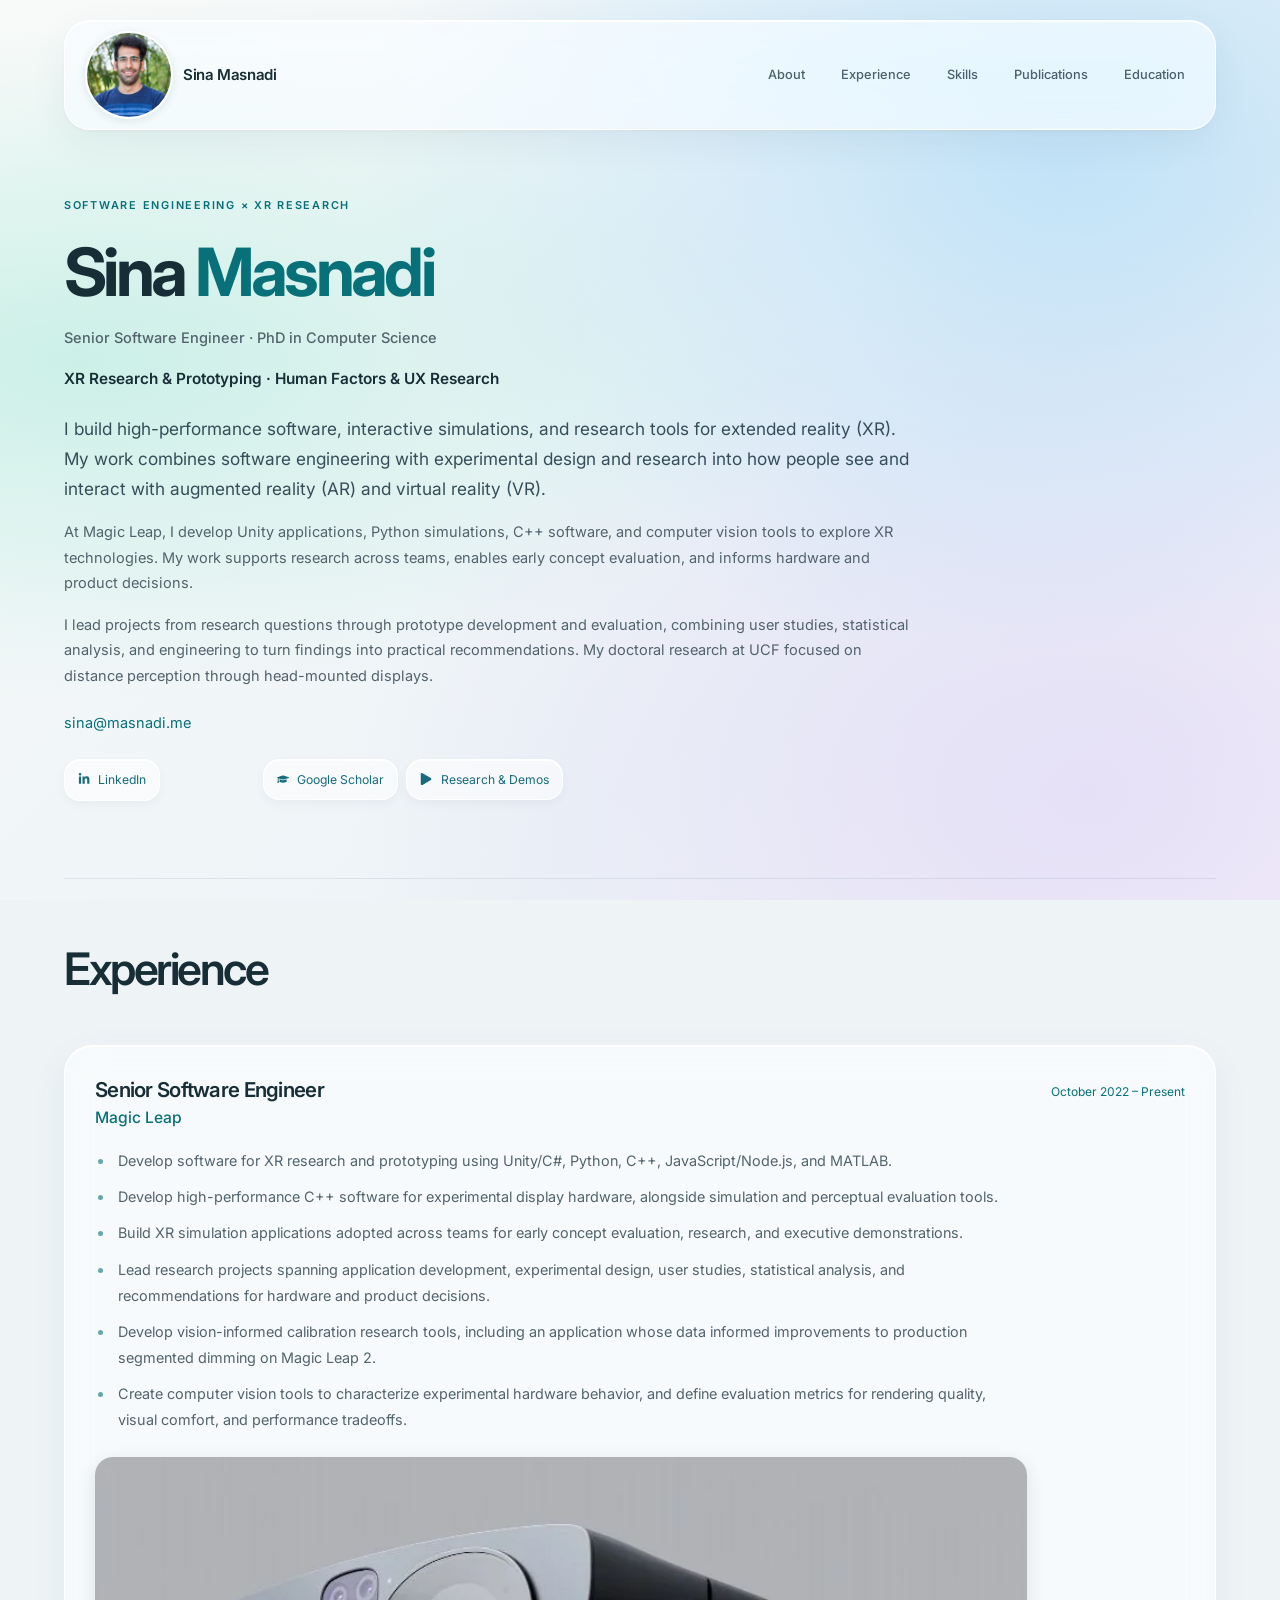
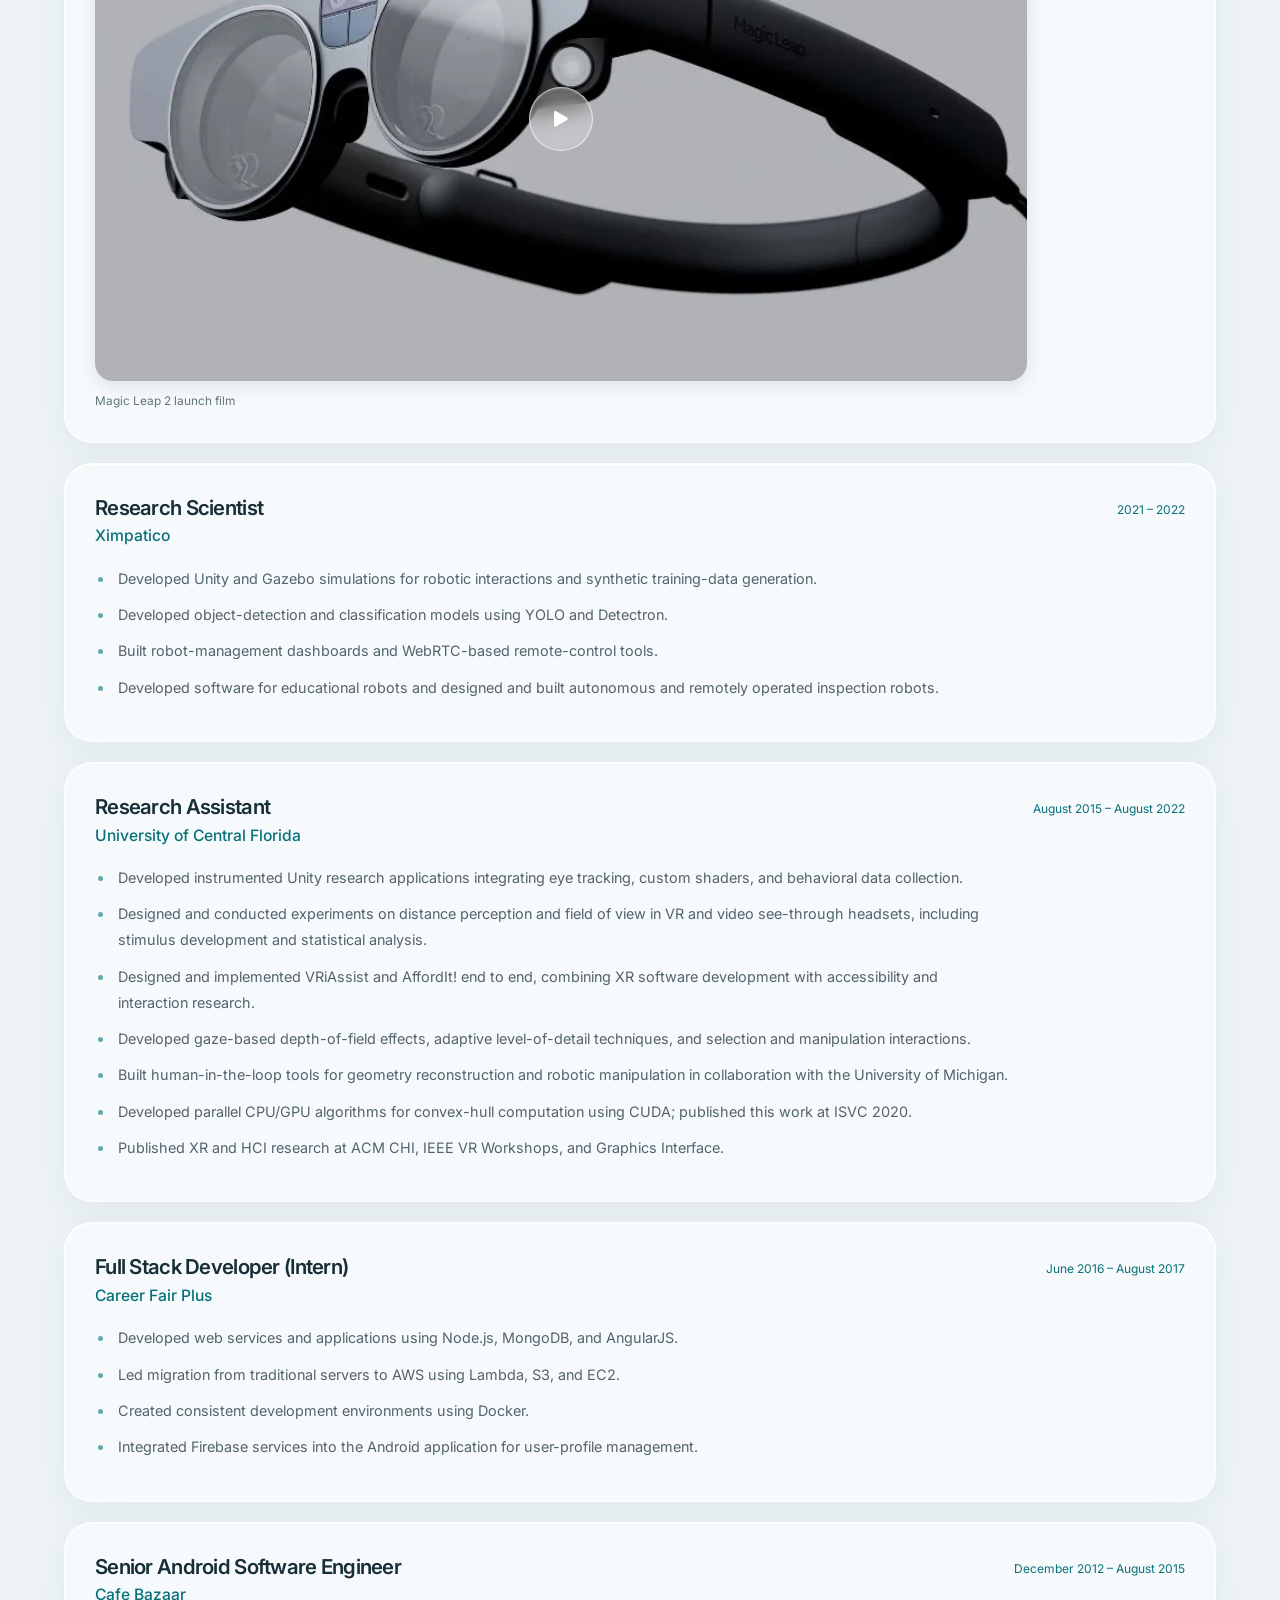
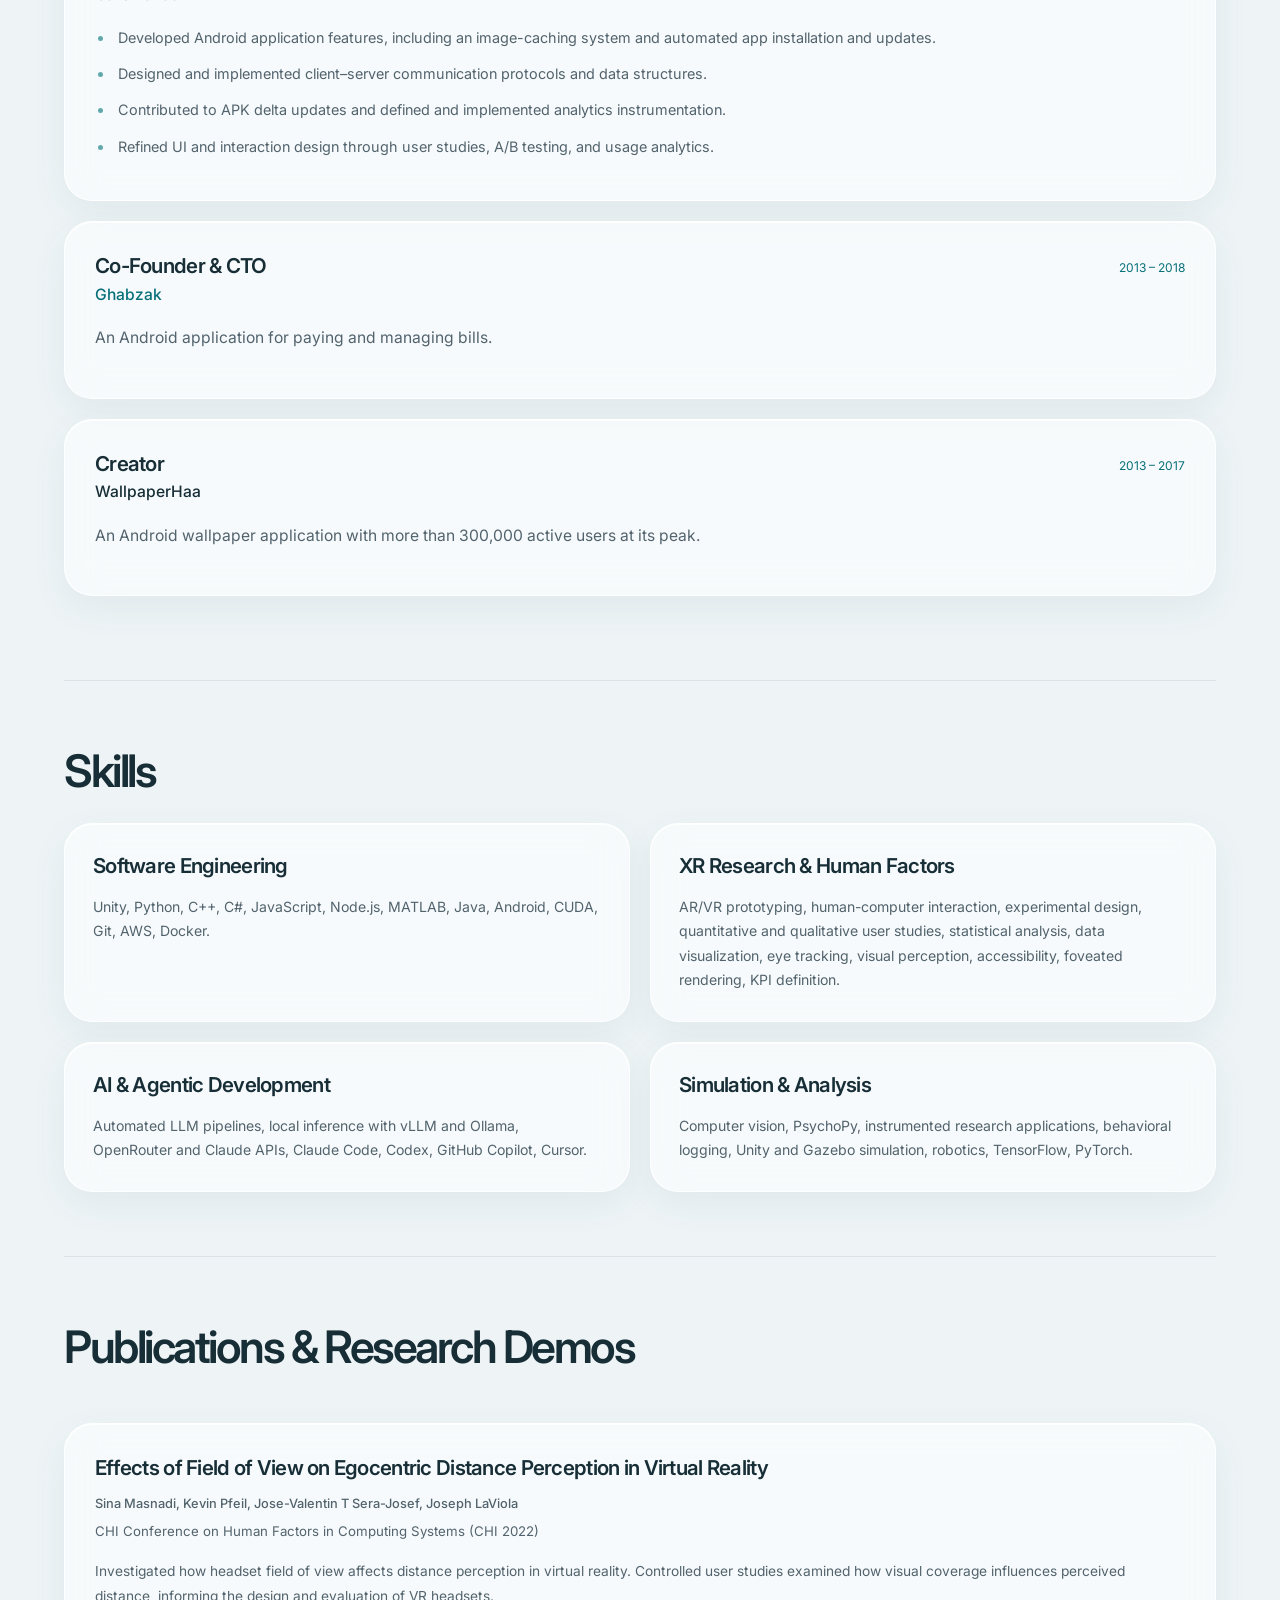
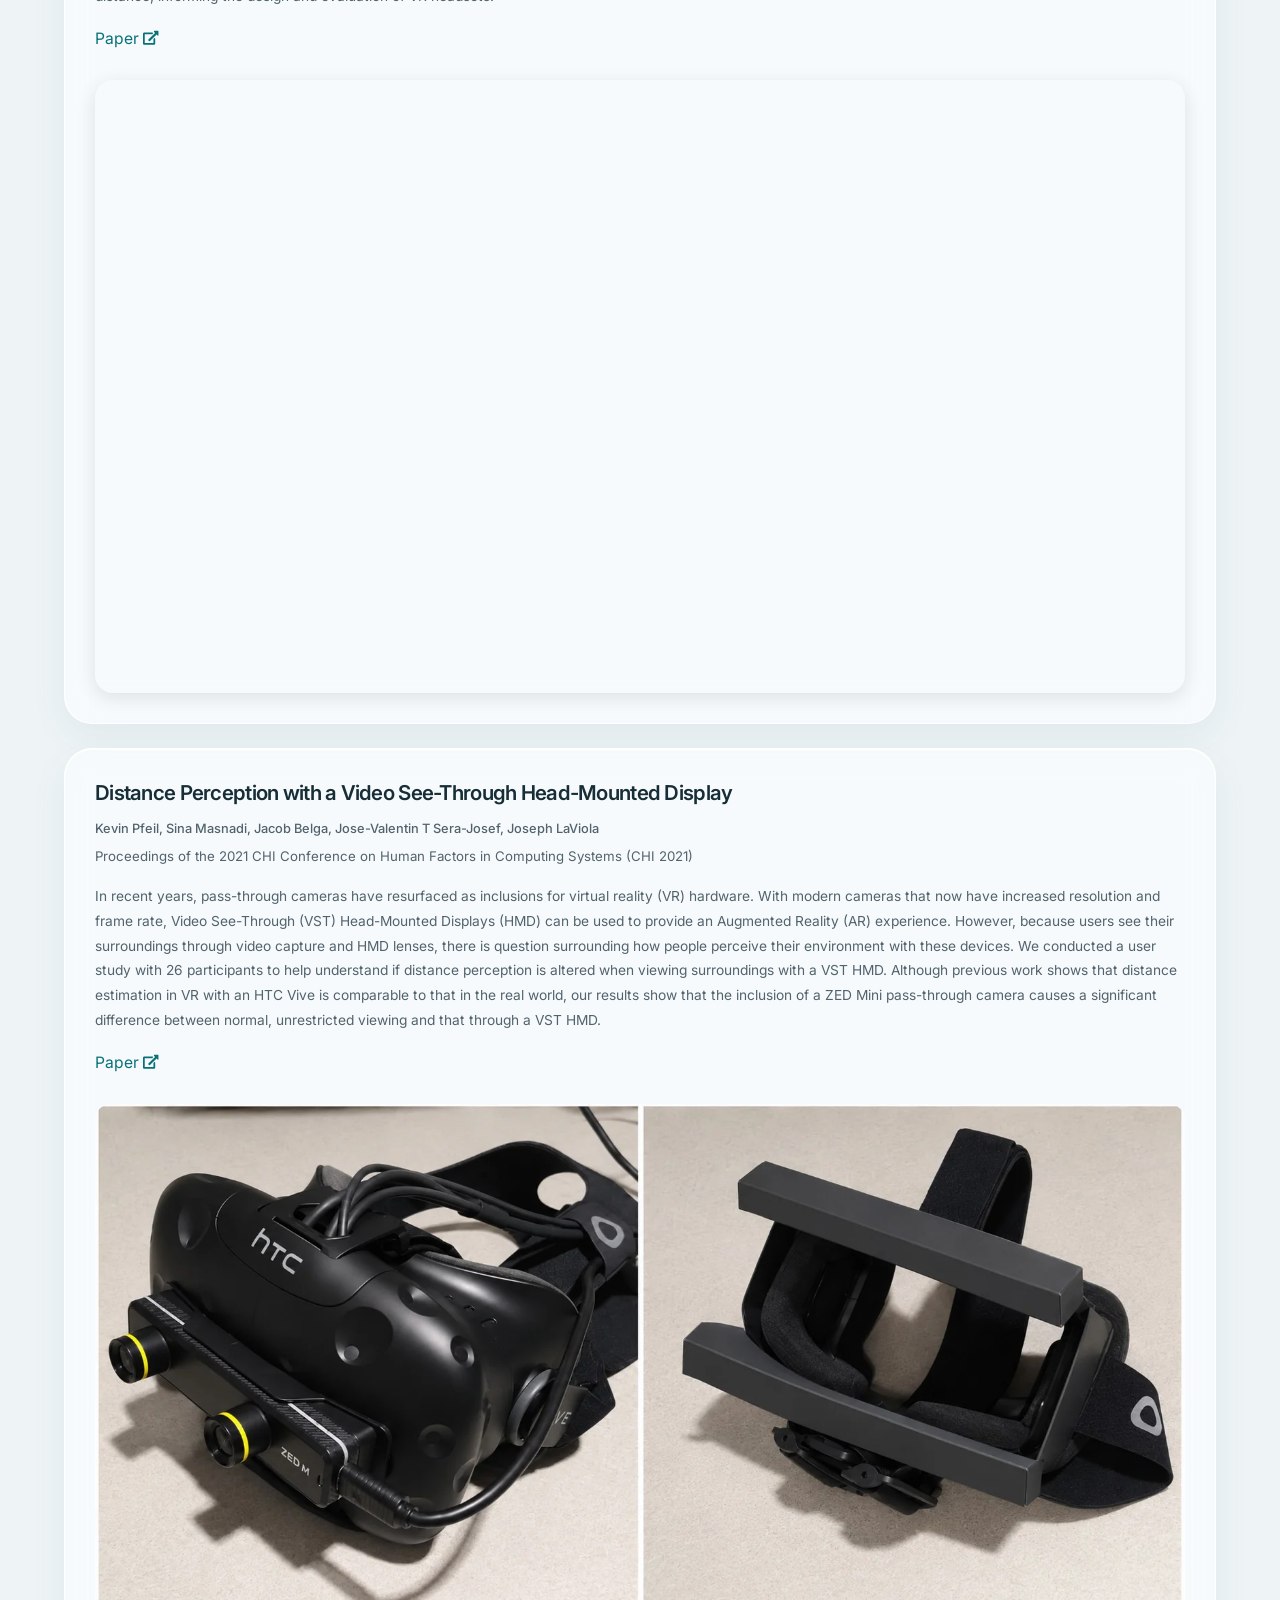
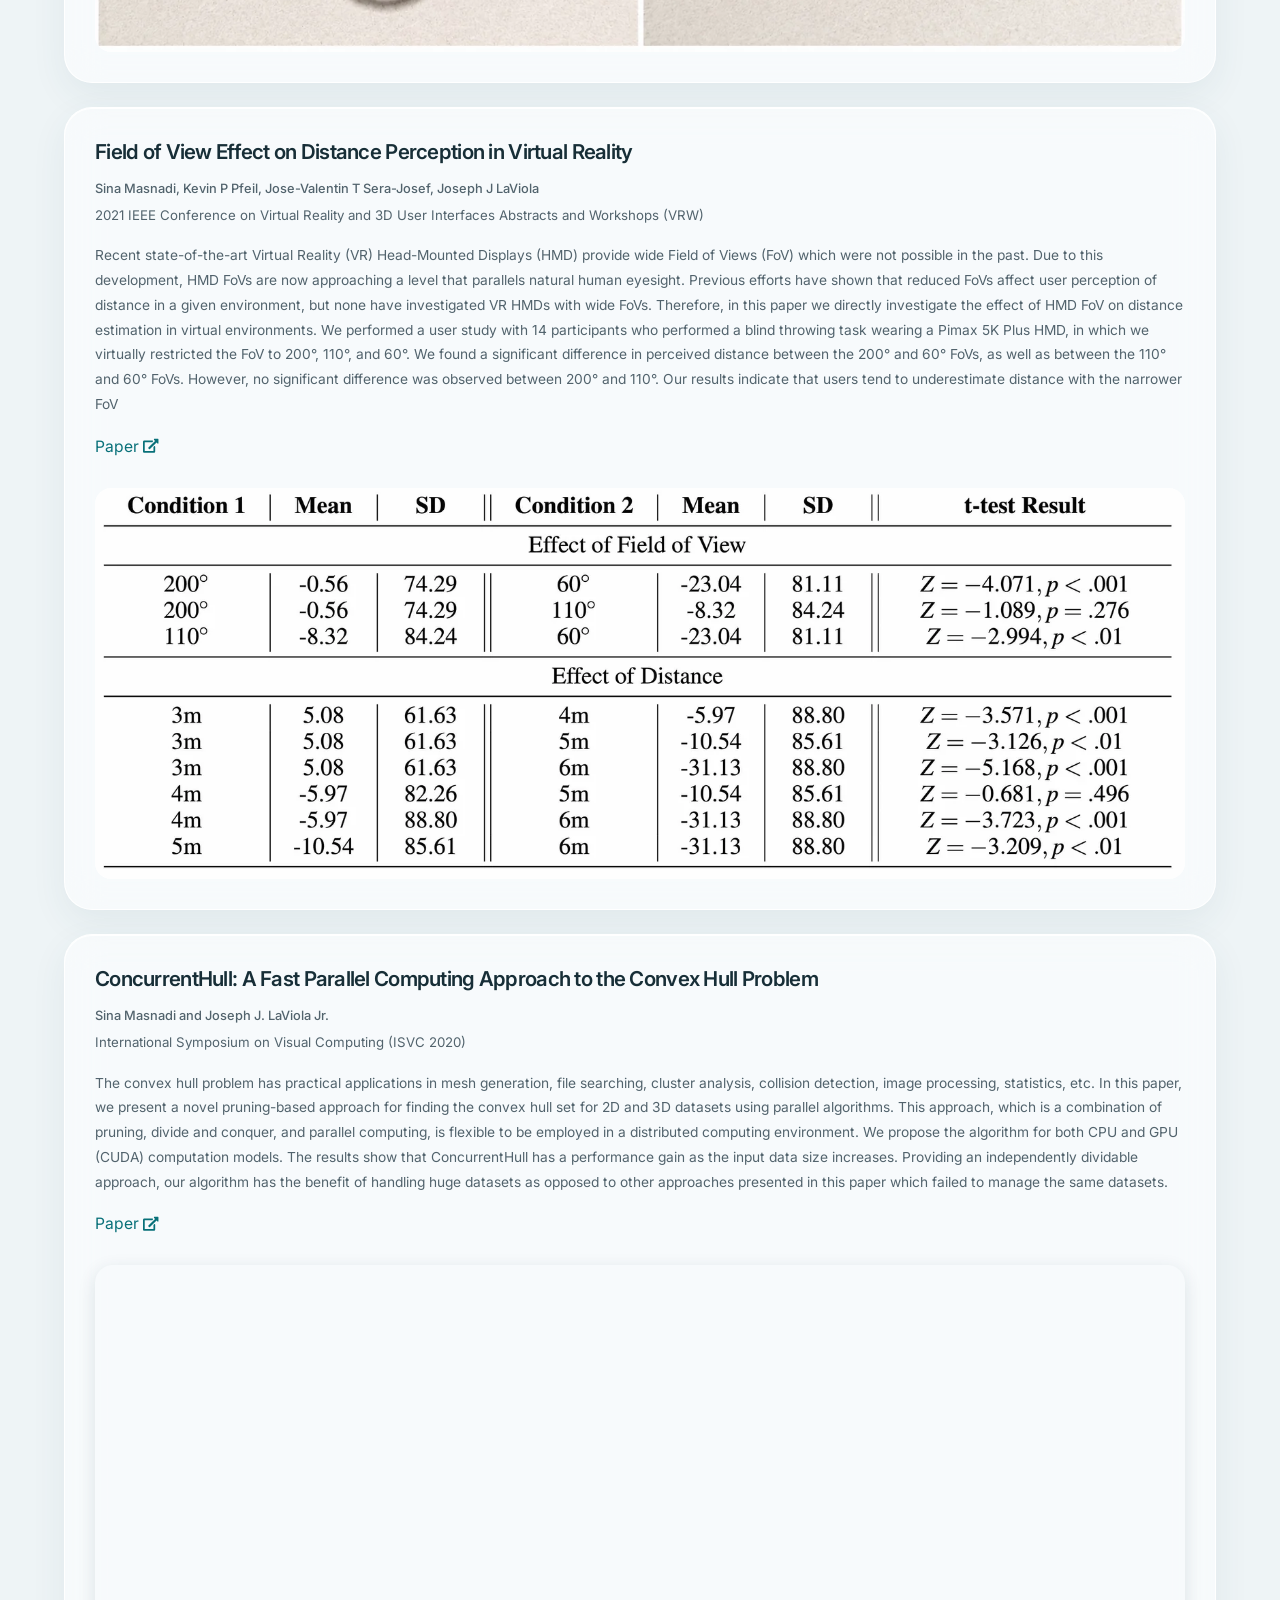
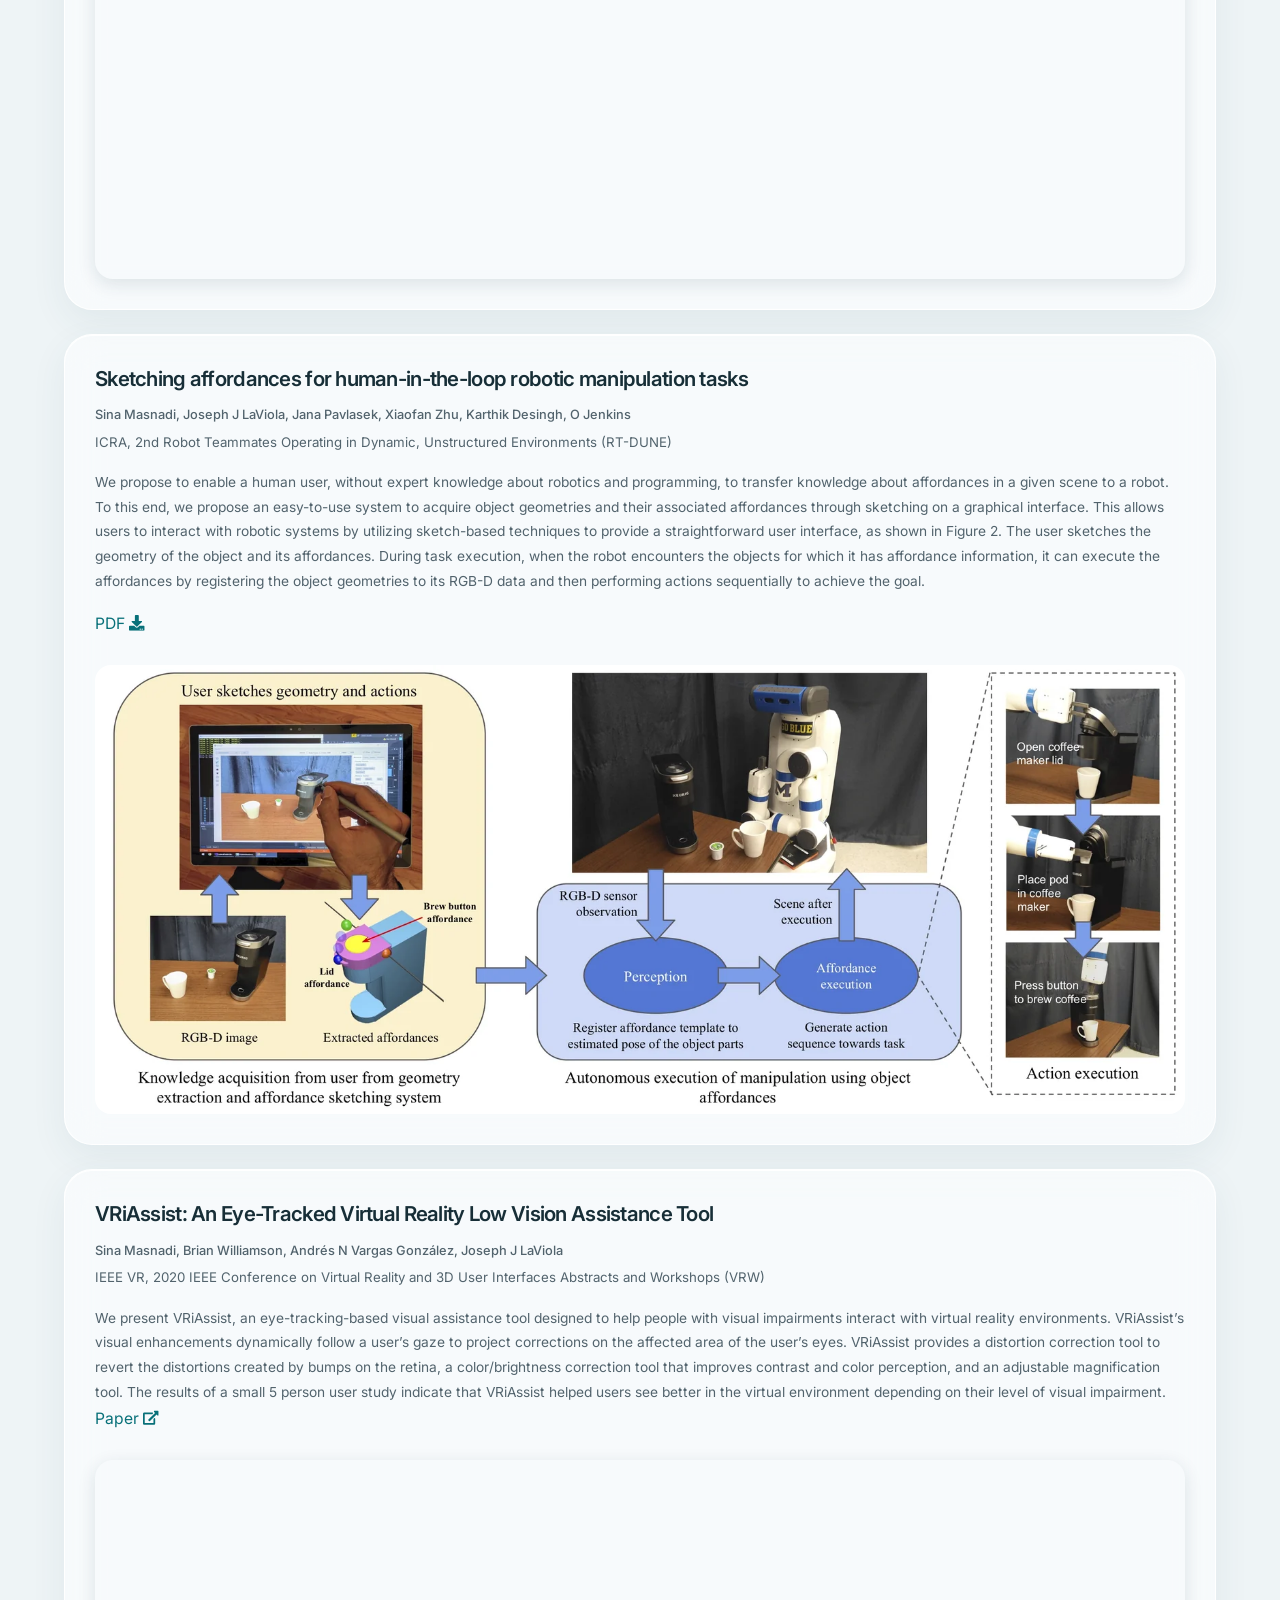
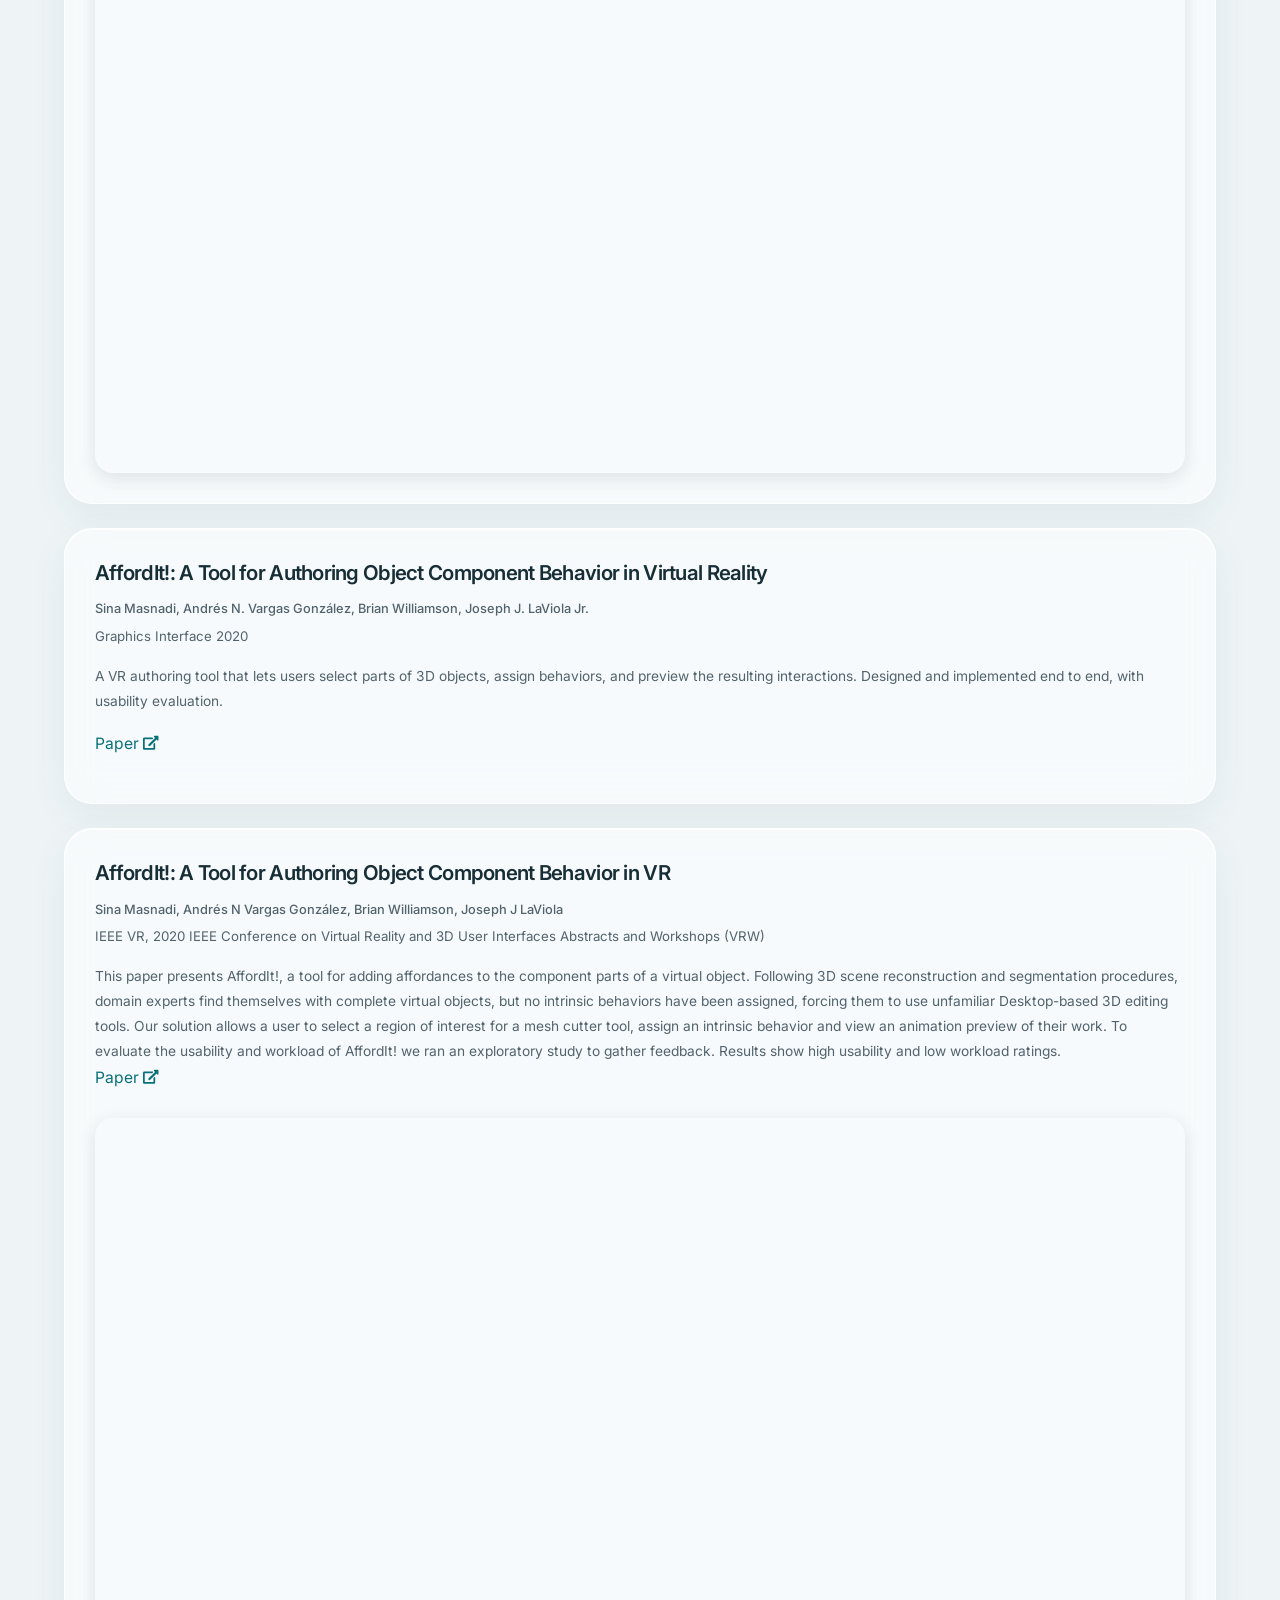
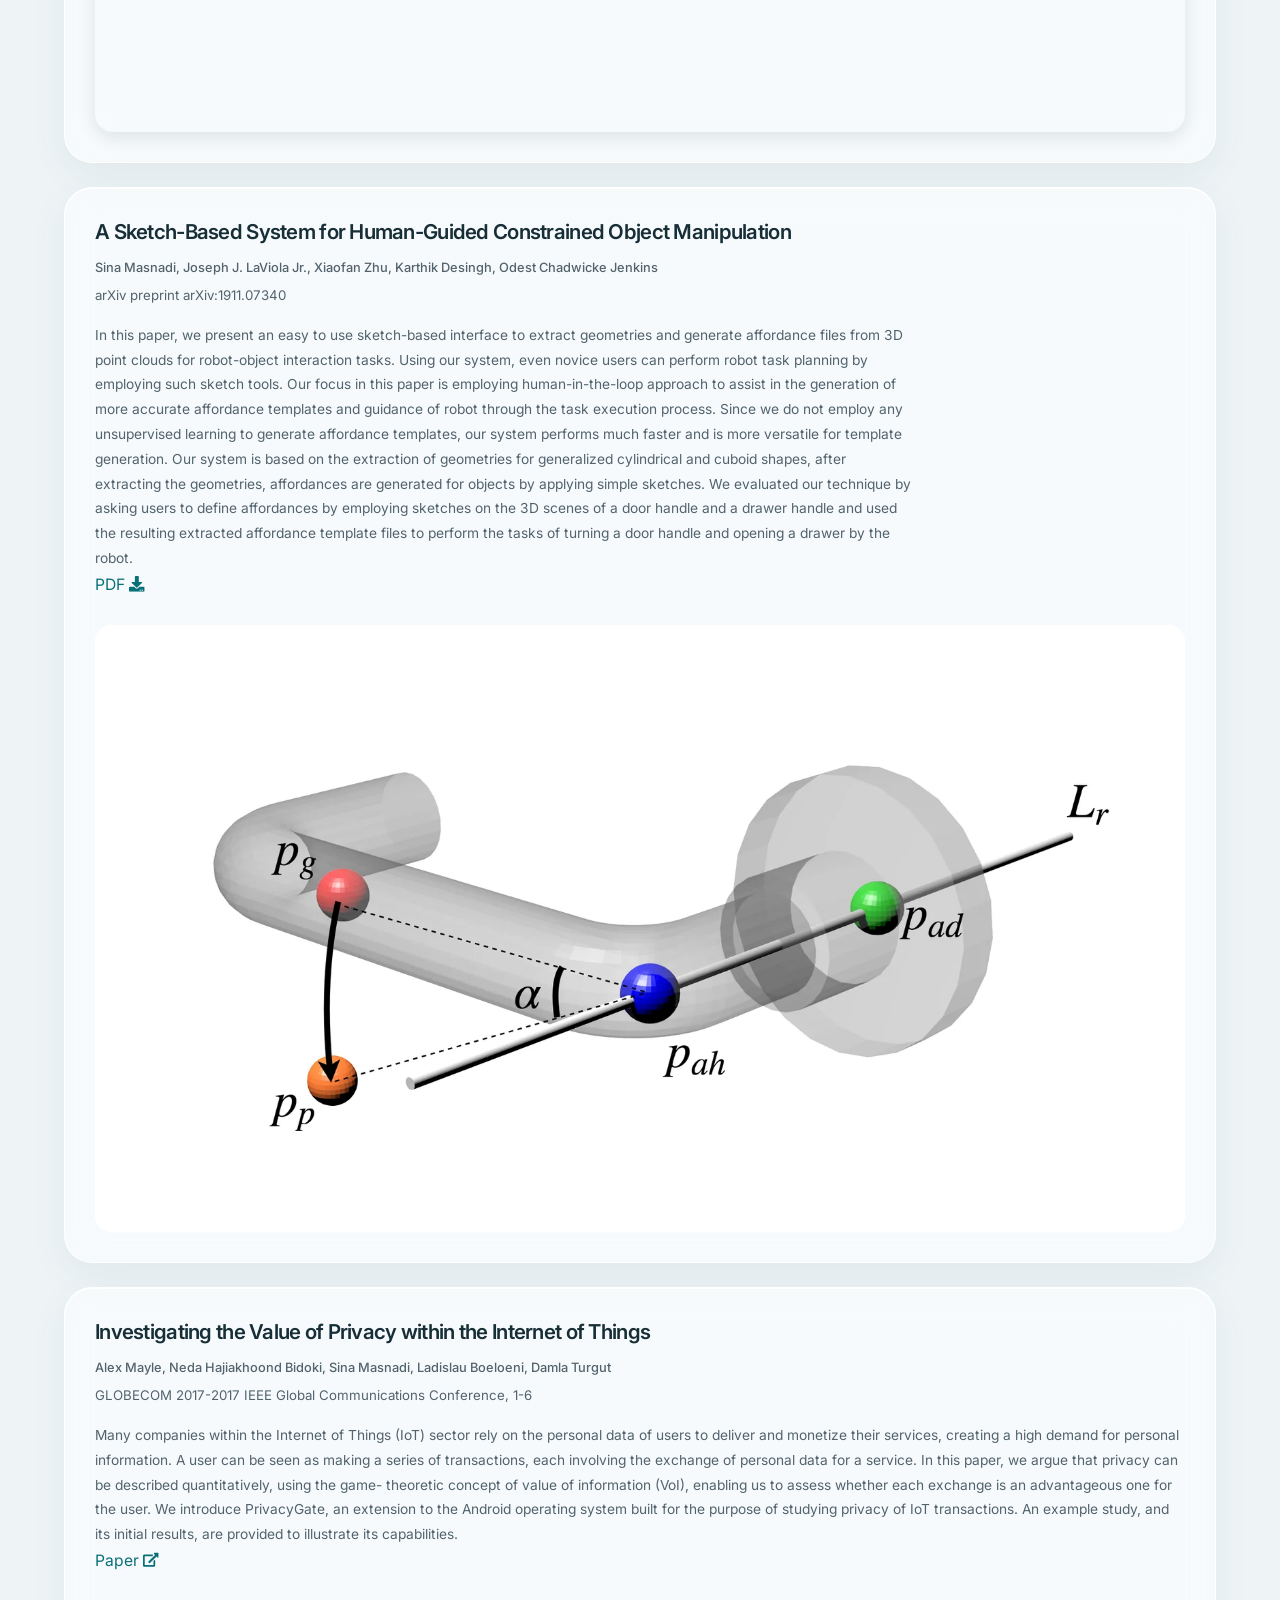
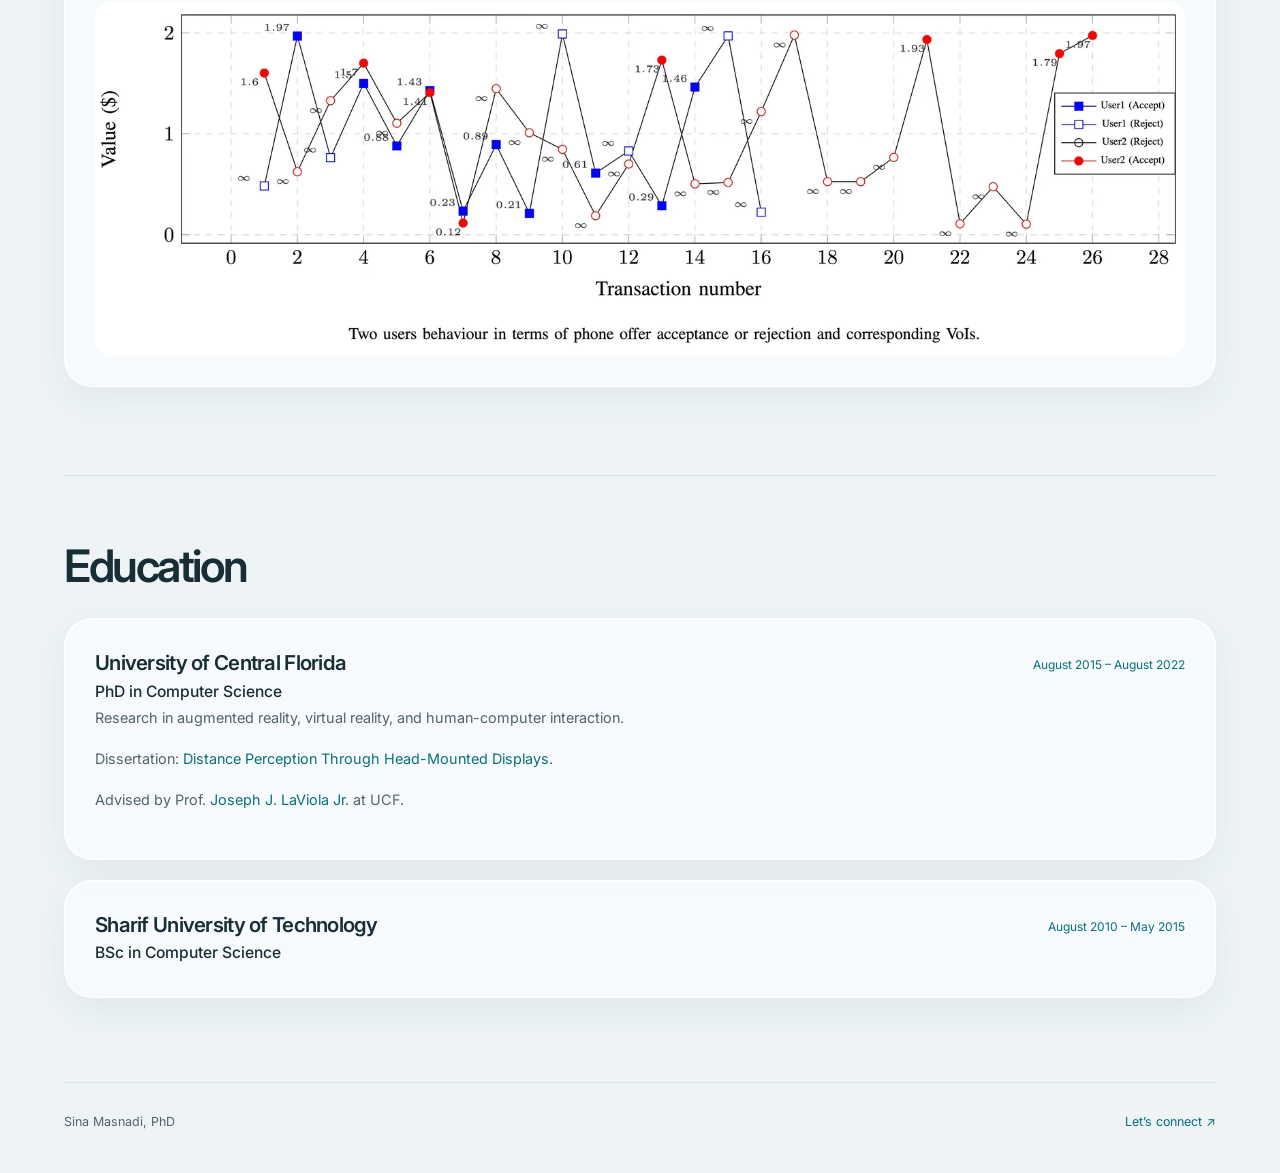
<file: index.html>
<!DOCTYPE html>
<html lang="en">

<head>

    <meta charset="utf-8">
    <meta name="viewport" content="width=device-width, initial-scale=1, shrink-to-fit=no">
    <meta name="description" content="Sina Masnadi, PhD: senior software engineer specializing in XR research and prototyping, human factors, Unity, Python, C++, and AI workflows.">
    <meta name="author" content="Sina Masnadi">
    <link rel="canonical" href="https://masnadi.me/">
    <meta property="og:type" content="website">
    <meta property="og:title" content="Sina Masnadi, PhD | XR Research &amp; Software Engineering">
    <meta property="og:description" content="Sina Masnadi, PhD: senior software engineer specializing in XR research and prototyping, human factors, Unity, Python, C++, and AI workflows.">
    <meta property="og:url" content="https://masnadi.me/">
    <meta property="og:image" content="https://masnadi.me/img/profile.jpg">
    <meta name="twitter:card" content="summary">
    <script type="application/ld+json">
{
    "@context": "https://schema.org",
    "@type": "Person",
    "name": "Sina Masnadi",
    "url": "https://masnadi.me/",
    "image": "https://masnadi.me/img/profile.jpg",
    "jobTitle": "Senior Software Engineer",
    "description": "Sina Masnadi, PhD: senior software engineer specializing in XR research and prototyping, human factors, Unity, Python, C++, and AI workflows.",
    "email": "mailto:sina@masnadi.me",
    "worksFor": {
        "@type": "Organization",
        "name": "Magic Leap",
        "url": "https://www.magicleap.com/"
    },
    "alumniOf": [
        {
            "@type": "CollegeOrUniversity",
            "name": "University of Central Florida"
        },
        {
            "@type": "CollegeOrUniversity",
            "name": "Sharif University of Technology"
        }
    ],
    "knowsAbout": [
        "Software Engineering",
        "Extended Reality",
        "Augmented Reality",
        "Virtual Reality",
        "Human-Computer Interaction",
        "Human Factors",
        "Unity",
        "Python",
        "C++",
        "Experimental Design",
        "Computer Vision",
        "LLM Integration"
    ],
    "sameAs": [
        "https://www.linkedin.com/in/sina-masnadi-phd-8761365b/",
        "https://github.com/sina-masnadi",
        "https://scholar.google.com/citations?user=LOtg1qMAAAAJ"
    ]
}
    </script>

    <title>Sina Masnadi, PhD | XR Research &amp; Software Engineering</title>

    <!-- Bootstrap core CSS -->
    <link href="vendor/bootstrap/css/bootstrap.min.css" rel="stylesheet">

    <!-- Current typography -->
    <link rel="preconnect" href="https://fonts.googleapis.com">
    <link rel="preconnect" href="https://fonts.gstatic.com" crossorigin>
    <link href="https://fonts.googleapis.com/css2?family=Inter:wght@400;500;600;700;800&display=swap" rel="stylesheet">

    <!-- Custom styles for this template -->
    <link href="css/resume.css" rel="stylesheet">
    <link href="css/profile.css?v=assets-20261010" rel="stylesheet">
    <link href="css/liquid-glass.css?v=glass-20261008" rel="stylesheet">


</head>

<body id="page-top">

<div class="ambient-light" aria-hidden="true"></div>

<nav class="navbar navbar-expand-lg navbar-dark bg-primary fixed-top" id="sideNav">
    <a class="navbar-brand js-scroll-trigger" href="#page-top">
        <span class="profile-avatar"><img class="profile-thumbnail" src="img/profile.webp" width="512" height="512" alt="" decoding="async"></span>
        <span>Sina Masnadi</span>
    </a>
    <button class="navbar-toggler" type="button" data-toggle="collapse" data-target="#navbarSupportedContent"
            aria-controls="navbarSupportedContent" aria-expanded="false" aria-label="Toggle navigation">
        <span class="navbar-toggler-icon"></span>
    </button>
    <div class="collapse navbar-collapse" id="navbarSupportedContent">
        <ul class="navbar-nav">
            <li class="nav-item"><a class="nav-link js-scroll-trigger" href="#about">About</a></li>
            <li class="nav-item"><a class="nav-link js-scroll-trigger" href="#experience">Experience</a></li>
            <li class="nav-item"><a class="nav-link js-scroll-trigger" href="#skills">Skills</a></li>
            <li class="nav-item"><a class="nav-link js-scroll-trigger" href="#publications">Publications</a></li>
            <li class="nav-item"><a class="nav-link js-scroll-trigger" href="#education">Education</a></li>
        </ul>
    </div>
</nav>

<div class="container-fluid p-0">

    <section class="resume-section p-3 p-lg-5 d-flex align-items-center" id="about" aria-labelledby="about-heading">
        <div class="about-layout">
        <div class="about-copy">
            <p class="section-eyebrow">Software engineering &times; XR research</p>
            <h1 class="mb-0" id="about-heading">Sina <span class="text-primary">Masnadi</span></h1>
            <div class="subheading mb-3">Senior Software Engineer &middot; PhD in Computer Science</div>
            <p class="profile-focus">XR Research &amp; Prototyping &middot; Human Factors &amp; UX Research</p>
            <p class="lead">I build high-performance software, interactive simulations, and research tools for
                extended reality (XR). My work combines software engineering with experimental design and
                research into how people see and interact with augmented reality (AR) and virtual reality (VR).</p>
            <p>At Magic Leap, I develop Unity applications, Python simulations, C++ software, and computer vision
                tools to explore XR technologies. My work supports research across teams, enables early concept
                evaluation, and informs hardware and product decisions.</p>
            <p>I lead projects from research questions through prototype development and evaluation, combining
                user studies, statistical analysis, and engineering to turn findings into practical recommendations.
                My doctoral research at UCF focused on distance perception through head-mounted displays.</p>
            <p class="contact-line"><a href="mailto:sina@masnadi.me">sina@masnadi.me</a></p>
            <div class="profile-links" aria-label="Professional profiles">
                <a href="https://www.linkedin.com/in/sina-masnadi-phd-8761365b/" target="_blank" rel="noopener noreferrer"><svg class="site-icon" aria-hidden="true" focusable="false"><use href="img/icons.svg#linkedin-in"></use></svg> LinkedIn</a>
                <a href="https://github.com/sina-masnadi" target="_blank" rel="noopener noreferrer"><svg class="site-icon" aria-hidden="true" focusable="false"><use href="img/icons.svg#github"></use></svg> GitHub</a>
                <a href="https://scholar.google.com/citations?user=LOtg1qMAAAAJ&amp;hl=en" target="_blank" rel="noopener noreferrer"><svg class="site-icon" aria-hidden="true" focusable="false"><use href="img/icons.svg#graduation-cap"></use></svg> Google Scholar</a>
                <a class="js-scroll-trigger" href="#publications"><svg class="site-icon" aria-hidden="true" focusable="false"><use href="img/icons.svg#play"></use></svg> Research &amp; Demos</a>
            </div>
        </div>
        </div>
    </section>

    <hr class="m-0">

    <section class="resume-section p-3 p-lg-5" id="experience" aria-labelledby="experience-heading">
        <div class="w-100">
            <h2 class="mb-5" id="experience-heading">Experience</h2>
            <div class="resume-item d-flex flex-column flex-md-row justify-content-between mb-5">
                <div class="resume-content">
                    <h3 class="mb-0">Senior Software Engineer</h3>
                    <div class="subheading mb-3"><a href="https://www.magicleap.com/">Magic Leap</a></div>
                    <ul class="experience-bullets">
                        <li>Develop software for XR research and prototyping using Unity/C#, Python, C++, JavaScript/Node.js, and MATLAB.</li>
                        <li>Develop high-performance C++ software for experimental display hardware, alongside simulation and perceptual evaluation tools.</li>
                        <li>Build XR simulation applications adopted across teams for early concept evaluation, research, and executive demonstrations.</li>
                        <li>Lead research projects spanning application development, experimental design, user studies, statistical analysis, and recommendations for hardware and product decisions.</li>
                        <li>Develop vision-informed calibration research tools, including an application whose data informed improvements to production segmented dimming on Magic Leap 2.</li>
                        <li>Create computer vision tools to characterize experimental hardware behavior, and define evaluation metrics for rendering quality, visual comfort, and performance tradeoffs.</li>
                    </ul>
                    <figure class="company-video" id="magic-leap-video">
                        <div class="video-player">
                            <button class="video-thumbnail" type="button" data-video-id="765727996" aria-label="Play the Magic Leap 2 launch film">
                                <img src="img/magic-leap-2-launch-35s.webp" width="835" height="469" loading="lazy" decoding="async" alt="Magic Leap 2 headset, shown at 35 seconds in the launch film">
                                <span class="video-play" aria-hidden="true"><svg class="site-icon" aria-hidden="true" focusable="false"><use href="img/icons.svg#play"></use></svg></span>
                            </button>
                        </div>
                        <figcaption>Magic Leap 2 launch film</figcaption>
                    </figure>
                </div>
                <div class="resume-date text-md-right"><span class="text-primary">October 2022 &ndash; Present</span></div>
            </div>

            <div class="resume-item d-flex flex-column flex-md-row justify-content-between mb-5">
                <div class="resume-content">
                    <h3 class="mb-0">Research Scientist</h3>
                    <div class="subheading mb-3"><a href="https://ximpatico.com/">Ximpatico</a></div>
                    <ul class="experience-bullets">
                        <li>Developed Unity and Gazebo simulations for robotic interactions and synthetic training-data generation.</li>
                        <li>Developed object-detection and classification models using YOLO and Detectron.</li>
                        <li>Built robot-management dashboards and WebRTC-based remote-control tools.</li>
                        <li>Developed software for educational robots and designed and built autonomous and remotely operated inspection robots.</li>
                    </ul>
                </div>
                <div class="resume-date text-md-right"><span class="text-primary">2021 &ndash; 2022</span></div>
            </div>

            <div class="resume-item d-flex flex-column flex-md-row justify-content-between mb-5">
                <div class="resume-content">
                    <h3 class="mb-0">Research Assistant</h3>
                    <div class="subheading mb-3"><a href="https://www.ucf.edu/">University of Central Florida</a></div>
                    <ul class="experience-bullets">
                        <li>Developed instrumented Unity research applications integrating eye tracking, custom shaders, and behavioral data collection.</li>
                        <li>Designed and conducted experiments on distance perception and field of view in VR and video see-through headsets, including stimulus development and statistical analysis.</li>
                        <li>Designed and implemented VRiAssist and AffordIt! end to end, combining XR software development with accessibility and interaction research.</li>
                        <li>Developed gaze-based depth-of-field effects, adaptive level-of-detail techniques, and selection and manipulation interactions.</li>
                        <li>Built human-in-the-loop tools for geometry reconstruction and robotic manipulation in collaboration with the University of Michigan.</li>
                        <li>Developed parallel CPU/GPU algorithms for convex-hull computation using CUDA; published this work at ISVC 2020.</li>
                        <li>Published XR and HCI research at ACM CHI, IEEE VR Workshops, and Graphics Interface.</li>
                    </ul>
                </div>
                <div class="resume-date text-md-right"><span class="text-primary">August 2015 &ndash; August 2022</span></div>
            </div>

            <div class="resume-item d-flex flex-column flex-md-row justify-content-between mb-5">
                <div class="resume-content">
                    <h3 class="mb-0">Full Stack Developer (Intern)</h3>
                    <div class="subheading mb-3"><a href="https://www.careerfairplus.com/">Career Fair Plus</a></div>
                    <ul class="experience-bullets">
                        <li>Developed web services and applications using Node.js, MongoDB, and AngularJS.</li>
                        <li>Led migration from traditional servers to AWS using Lambda, S3, and EC2.</li>
                        <li>Created consistent development environments using Docker.</li>
                        <li>Integrated Firebase services into the Android application for user-profile management.</li>
                    </ul>
                </div>
                <div class="resume-date text-md-right"><span class="text-primary">June 2016 &ndash; August 2017</span></div>
            </div>

            <div class="resume-item d-flex flex-column flex-md-row justify-content-between mb-5">
                <div class="resume-content">
                    <h3 class="mb-0">Senior Android Software Engineer</h3>
                    <div class="subheading mb-3"><a href="https://www.linkedin.com/company/iranian-congenial-mobile-co.">Cafe Bazaar</a></div>
                    <ul class="experience-bullets">
                        <li>Developed Android application features, including an image-caching system and automated app installation and updates.</li>
                        <li>Designed and implemented client&ndash;server communication protocols and data structures.</li>
                        <li>Contributed to APK delta updates and defined and implemented analytics instrumentation.</li>
                        <li>Refined UI and interaction design through user studies, A/B testing, and usage analytics.</li>
                    </ul>
                </div>
                <div class="resume-date text-md-right"><span class="text-primary">December 2012 &ndash; August 2015</span></div>
            </div>

            <div class="resume-item d-flex flex-column flex-md-row justify-content-between mb-5">
                <div class="resume-content">
                    <h3 class="mb-0">Co-Founder &amp; CTO</h3>
                    <div class="subheading mb-3"><a href="https://cafebazaar.ir/app/sina.apps.ghabzak/?l=en">Ghabzak</a></div>
                    <p>An Android application for paying and managing bills.</p>
                </div>
                <div class="resume-date text-md-right"><span class="text-primary">2013 &ndash; 2018</span></div>
            </div>

            <div class="resume-item d-flex flex-column flex-md-row justify-content-between mb-5">
                <div class="resume-content">
                    <h3 class="mb-0">Creator</h3>
                    <div class="subheading mb-3">WallpaperHaa</div>
                    <p>An Android wallpaper application with more than 300,000 active users at its peak.</p>
                </div>
                <div class="resume-date text-md-right"><span class="text-primary">2013 &ndash; 2017</span></div>
            </div>
        </div>
    </section>

    <hr class="m-0">

    <section class="resume-section p-3 p-lg-5" id="skills" aria-labelledby="skills-heading">
        <div class="w-100">
            <h2 class="mb-4" id="skills-heading">Skills</h2>
            <div class="row">
                <div class="col-md-6 mb-4">
                    <h3>Software Engineering</h3>
                    <p>Unity, Python, C++, C#, JavaScript, Node.js, MATLAB, Java, Android, CUDA, Git, AWS, Docker.</p>
                </div>
                <div class="col-md-6 mb-4">
                    <h3>XR Research &amp; Human Factors</h3>
                    <p>AR/VR prototyping, human-computer interaction, experimental design, quantitative and qualitative
                        user studies, statistical analysis, data visualization, eye tracking, visual perception,
                        accessibility, foveated rendering, KPI definition.</p>
                </div>
                <div class="col-md-6">
                    <h3>AI &amp; Agentic Development</h3>
                    <p>Automated LLM pipelines, local inference with vLLM and Ollama, OpenRouter and Claude APIs,
                        Claude Code, Codex, GitHub Copilot, Cursor.</p>
                </div>
                <div class="col-md-6">
                    <h3>Simulation &amp; Analysis</h3>
                    <p>Computer vision, PsychoPy, instrumented research applications, behavioral logging,
                        Unity and Gazebo simulation, robotics, TensorFlow, PyTorch.</p>
                </div>
            </div>
        </div>
    </section>

    <hr class="m-0">

    <section class="resume-section p-3 p-lg-5 d-flex align-items-center" id="publications" aria-labelledby="publications-heading">
        <div class="w-100">
            <h2 class="mb-5" id="publications-heading">Publications &amp; Research Demos</h2>
            <div class="col">
                <div class="mb-3 row">
                    <div class="p-0 col-xl-12 col-sm-12">
                        <h3 class="mb-0">Effects of Field of View on Egocentric Distance Perception in Virtual Reality</h3>
                        <div class="subheading">Sina Masnadi, Kevin Pfeil, Jose-Valentin T Sera-Josef, Joseph LaViola</div>
                        <div class="mb-3">CHI Conference on Human Factors in Computing Systems (CHI 2022)
                        </div>
                        <div class="small mb-3">Investigated how headset field of view affects distance perception in virtual reality. Controlled user studies examined how visual coverage influences perceived distance, informing the design and evaluation of VR headsets.</div>
                    </div>
                    <div class="col-xl-12 col-sm-12">
                             <span class="text-primary">
                      <a href="https://dl.acm.org/doi/10.1145/3491102.3517548">
                        Paper <svg class="site-icon" aria-hidden="true" focusable="false"><use href="img/icons.svg#external-link-alt"></use></svg></a></span>
                        <br/>
                        <br/>
                        <div class="embed-responsive embed-responsive-16by9">
                            <iframe class="embed-responsive-item" src="https://www.youtube.com/embed/261LDpwV_TY" title="Field of view and distance perception: CHI 2022 research preview" loading="lazy"
                                    frameborder="0"
                                    allow="accelerometer; autoplay; encrypted-media; gyroscope; picture-in-picture"
                                    allowfullscreen></iframe>
                        </div>

                    </div>
                </div>
                <hr/>
                <div class="mb-3 row">
                    <div class="p-0 col-xl-12 col-sm-12">
                        <h3 class="mb-0">Distance Perception with a Video See-Through Head-Mounted Display</h3>
                        <div class="subheading">Kevin Pfeil, Sina Masnadi, Jacob Belga, Jose-Valentin T Sera-Josef, Joseph LaViola</div>
                        <div class="mb-3">Proceedings of the 2021 CHI Conference on Human Factors in Computing Systems (CHI 2021)
                        </div>
                        <div class="small mb-3">In recent years, pass-through cameras have resurfaced as inclusions for virtual reality (VR) hardware. With modern cameras that now have increased resolution and frame rate, Video See-Through (VST) Head-Mounted Displays (HMD) can be used to provide an Augmented Reality (AR) experience. However, because users see their surroundings through video capture and HMD lenses, there is question surrounding how people perceive their environment with these devices. We conducted a user study with 26 participants to help understand if distance perception is altered when viewing surroundings with a VST HMD. Although previous work shows that distance estimation in VR with an HTC Vive is comparable to that in the real world, our results show that the inclusion of a ZED Mini pass-through camera causes a significant difference between normal, unrestricted viewing and that through a VST HMD.
                        </div>
                    </div>
                    <div class="col-xl-12 col-sm-12">
                             <span class="text-primary">
                      <a href="https://dl.acm.org/doi/10.1145/3411764.3445223">
                        Paper <svg class="site-icon" aria-hidden="true" focusable="false"><use href="img/icons.svg#external-link-alt"></use></svg></a></span>
                        <br/>
                        <br/>
                        <a href="/img/pub/vr_shell_s_2.jpg">
                            <img class="research-image" src="/img/pub/vr_shell_s_2-1600.webp"
                                 srcset="/img/pub/vr_shell_s_2-800.webp 800w, /img/pub/vr_shell_s_2-1600.webp 1600w"
                                 sizes="(min-width: 1240px) 1090px, (min-width: 992px) calc(100vw - 150px), calc(100vw - 76px)"
                                 width="1600" height="805" loading="lazy" decoding="async"
                                 alt="htc vive video pass-through headset using zed mini camera. A VR headset shell to limit user's field of view.">
                        </a>

                    </div>
                </div>
                <hr/>
                <div class="mb-3 row">
                    <div class="p-0 col-xl-12 col-sm-12">
                        <h3 class="mb-0">Field of View Effect on Distance Perception in Virtual Reality</h3>
                        <div class="subheading">Sina Masnadi, Kevin P Pfeil, Jose-Valentin T Sera-Josef, Joseph J LaViola</div>
                        <div class="mb-3">2021 IEEE Conference on Virtual Reality and 3D User Interfaces Abstracts and Workshops (VRW)
                        </div>
                        <div class="small mb-3">Recent state-of-the-art Virtual Reality (VR) Head-Mounted Displays
                            (HMD) provide wide Field of Views (FoV) which were not possible
                            in the past. Due to this development, HMD FoVs are now approaching a level that parallels natural human eyesight. Previous efforts
                            have shown that reduced FoVs affect user perception of distance in
                            a given environment, but none have investigated VR HMDs with
                            wide FoVs. Therefore, in this paper we directly investigate the effect
                            of HMD FoV on distance estimation in virtual environments. We
                            performed a user study with 14 participants who performed a blind
                            throwing task wearing a Pimax 5K Plus HMD, in which we virtually
                            restricted the FoV to 200°, 110°, and 60°. We found a significant
                            difference in perceived distance between the 200° and 60° FoVs, as well as between the 110°
                            and 60° FoVs. However, no significant difference was observed between 200° and 110°. Our results indicate
                            that users tend to underestimate distance with the narrower FoV
                        </div>
                    </div>
                    <div class="col-xl-12 col-sm-12">
                             <span class="text-primary">
                      <a href="https://ieeexplore.ieee.org/document/9419227">
                        Paper <svg class="site-icon" aria-hidden="true" focusable="false"><use href="img/icons.svg#external-link-alt"></use></svg></a></span>
                        <br/>
                        <br/>
                        <a href="/img/pub/ieee_vr_effect_of_field_of_view_on_distance_perecption.jpg">
                            <img class="research-image" src="/img/pub/ieee_vr_effect_of_field_of_view_on_distance_perecption-1600.webp"
                                 srcset="/img/pub/ieee_vr_effect_of_field_of_view_on_distance_perecption-800.webp 800w, /img/pub/ieee_vr_effect_of_field_of_view_on_distance_perecption-1600.webp 1600w"
                                 sizes="(min-width: 1240px) 1090px, (min-width: 992px) calc(100vw - 150px), calc(100vw - 76px)"
                                 width="1600" height="575" loading="lazy" decoding="async"
                                 alt="Comparison of different FOV in virtual reality environments.">
                        </a>

                    </div>
                </div>
                <hr/>
                <div class="mb-3 row">
                    <div class="p-0 col-xl-12 col-sm-12">
                        <h3 class="mb-0">ConcurrentHull: A Fast Parallel Computing Approach to the Convex Hull
                            Problem</h3>
                        <div class="subheading">Sina Masnadi and Joseph J. LaViola Jr.</div>
                        <div class="mb-3">International Symposium on Visual Computing (ISVC 2020)
                        </div>
                        <div class="small mb-3">The convex hull problem has practical applications in mesh generation,
                            file searching, cluster analysis, collision detection, image processing, statistics, etc. In
                            this paper, we present a novel pruning-based approach for finding the convex hull set for 2D
                            and 3D datasets using parallel algorithms. This approach, which is a combination of pruning,
                            divide and conquer, and parallel computing, is flexible to be employed in a distributed
                            computing environment.
                            We propose the algorithm for both CPU and GPU (CUDA) computation models. The results show
                            that ConcurrentHull has a performance gain as the input data size increases. Providing an
                            independently dividable approach, our algorithm has the benefit of handling huge datasets as
                            opposed to other approaches presented in this paper which failed to manage the same
                            datasets.
                        </div>
                    </div>
                    <div class="col-xl-12 col-sm-12">
                             <span class="text-primary">
                      <a href="https://link.springer.com/chapter/10.1007/978-3-030-64556-4_46">
                        Paper <svg class="site-icon" aria-hidden="true" focusable="false"><use href="img/icons.svg#external-link-alt"></use></svg></a></span>
                        <br/>
                        <br/>
                        <div class="embed-responsive embed-responsive-16by9">
                            <iframe class="embed-responsive-item" src="https://www.youtube.com/embed/iFNUm5rFHaE" title="ConcurrentHull parallel CPU and GPU algorithm demonstration" loading="lazy"
                                    frameborder="0"
                                    allow="accelerometer; autoplay; encrypted-media; gyroscope; picture-in-picture"
                                    allowfullscreen></iframe>
                        </div>

                    </div>
                </div>
                <hr/>
                <div class="mb-3 row">
                    <div class="p-0 col-xl-12 col-sm-12">
                        <h3 class="mb-0">Sketching affordances for human-in-the-loop robotic manipulation
                            tasks</h3>
                        <div class="subheading">Sina Masnadi, Joseph J LaViola, Jana Pavlasek, Xiaofan Zhu, Karthik
                            Desingh, O Jenkins
                        </div>
                        <div class="mb-3">ICRA, 2nd Robot Teammates Operating in Dynamic, Unstructured
                            Environments
                            (RT-DUNE)
                        </div>
                        <div class="small mb-3">We propose to enable a human user, without expert knowledge about
                            robotics
                            and
                            programming, to transfer knowledge about affordances in a given scene to a robot. To this
                            end, we propose an
                            easy-to-use system to acquire object geometries and their associated affordances through
                            sketching on a graphical interface. This allows users to interact with robotic systems by
                            utilizing sketch-based techniques to provide a straightforward user interface, as shown in
                            Figure 2. The user sketches the geometry of the object and its affordances. During task
                            execution, when the robot encounters the objects for which it has affordance information, it
                            can
                            execute the affordances by registering the object geometries to its RGB-D data and then
                            performing actions sequentially to achieve the goal.
                        </div>
                    </div>
                    <div class="col-xl-12 col-sm-12">
                             <span class="text-primary">
                      <a href="https://karthikdesingh.com/pdfs/masnadi_et_al_ICRA_2019_WS.pdf">
                        PDF <svg class="site-icon" aria-hidden="true" focusable="false"><use href="img/icons.svg#download"></use></svg></a></span>
                        <br/>
                        <br/>
                        <a href="/img/pub/system.jpg">
                            <img class="research-image" src="/img/pub/system-1600.webp"
                                 srcset="/img/pub/system-800.webp 800w, /img/pub/system-1600.webp 1600w"
                                 sizes="(min-width: 1240px) 1090px, (min-width: 992px) calc(100vw - 150px), calc(100vw - 76px)"
                                 width="1600" height="660" loading="lazy" decoding="async"
                                 alt="affordances system">
                        </a>
                    </div>
                </div>
                <hr/>
                <div class="mb-3 row">
                    <div class="p-0 col-xl-12 col-sm-12">
                        <h3 class="mb-0">VRiAssist: An Eye-Tracked Virtual Reality Low Vision Assistance Tool</h3>
                        <div class="subheading">Sina Masnadi, Brian Williamson, Andrés N Vargas González, Joseph J
                            LaViola
                        </div>
                        <div class="mb-3">IEEE VR, 2020 IEEE Conference on Virtual Reality and 3D User Interfaces
                            Abstracts
                            and Workshops (VRW)
                        </div>
                        <div class="small">We present VRiAssist, an eye-tracking-based visual assistance tool designed
                            to
                            help people with
                            visual impairments interact with virtual reality environments. VRiAssist’s visual
                            enhancements
                            dynamically follow a user’s gaze to project corrections on the affected area of the user’s
                            eyes.
                            VRiAssist provides a distortion correction tool to revert the distortions created by bumps
                            on
                            the retina, a color/brightness correction tool that improves contrast and color perception,
                            and
                            an adjustable magnification tool. The results of a small 5 person user study indicate that
                            VRiAssist helped users see better in the virtual environment depending on their level of
                            visual
                            impairment.
                        </div>
                    </div>
                    <div class="col-xl-12 col-sm-12">
                             <span class="text-primary">
                      <a href="https://ieeexplore.ieee.org/document/9090676">
                        Paper <svg class="site-icon" aria-hidden="true" focusable="false"><use href="img/icons.svg#external-link-alt"></use></svg></a></span>
                        <br/>
                        <br/>
                        <div class="embed-responsive embed-responsive-16by9">
                            <iframe class="embed-responsive-item" src="https://www.youtube.com/embed/kCp9IZopQq4" title="VRiAssist eye-tracked low-vision assistance demonstration" loading="lazy"
                                    frameborder="0"
                                    allow="accelerometer; autoplay; encrypted-media; gyroscope; picture-in-picture"
                                    allowfullscreen></iframe>
                        </div>

                    </div>
                </div>
                <hr/>
                <div class="mb-3 row">
                    <div class="p-0 col-xl-12 col-sm-12">
                        <h3 class="mb-0">AffordIt!: A Tool for Authoring Object Component Behavior in Virtual Reality</h3>
                        <div class="subheading">Sina Masnadi, Andr&eacute;s N. Vargas Gonz&aacute;lez, Brian Williamson, Joseph J. LaViola Jr.</div>
                        <div class="mb-3">Graphics Interface 2020</div>
                        <p class="small">A VR authoring tool that lets users select parts of 3D objects, assign behaviors, and preview the resulting interactions. Designed and implemented end to end, with usability evaluation.</p>
                        <p><a href="https://graphicsinterface.org/proceedings/gi2020/gi2020-34/">Paper <svg class="site-icon" aria-hidden="true" focusable="false"><use href="img/icons.svg#external-link-alt"></use></svg></a></p>
                    </div>
                </div>
                <hr/>
                <div class="mb-3 row">
                    <div class="p-0 col-xl-12 col-sm-12">
                        <h3 class="mb-0">AffordIt!: A Tool for Authoring Object Component Behavior in VR</h3>
                        <div class="subheading">Sina Masnadi, Andrés N Vargas González, Brian Williamson, Joseph J
                            LaViola
                        </div>
                        <div class="mb-3">IEEE VR, 2020 IEEE Conference on Virtual Reality and 3D User Interfaces
                            Abstracts
                            and Workshops (VRW)
                        </div>
                        <div class="small">This paper presents AffordIt!, a tool for adding affordances to the component
                            parts of a
                            virtual object. Following 3D scene reconstruction and segmentation procedures, domain
                            experts
                            find themselves with complete virtual objects, but no intrinsic behaviors have been
                            assigned,
                            forcing them to use unfamiliar Desktop-based 3D editing tools. Our solution allows a user to
                            select a region of interest for a mesh cutter tool, assign an intrinsic behavior and view an
                            animation preview of their work. To evaluate the usability and workload of AffordIt! we ran
                            an
                            exploratory study to gather feedback. Results show high usability and low workload ratings.
                        </div>
                    </div>
                    <div class="col-xl-12 col-sm-12">
                       <span class="text-primary">
                      <a href="https://ieeexplore.ieee.org/document/9090499">
                        Paper <svg class="site-icon" aria-hidden="true" focusable="false"><use href="img/icons.svg#external-link-alt"></use></svg></a></span>
                        <br/>
                        <br/>
                        <div class="embed-responsive embed-responsive-16by9">
                            <iframe class="embed-responsive-item" src="https://www.youtube.com/embed/xgwNmD_PovU" title="AffordIt virtual reality authoring tool demonstration" loading="lazy"
                                    frameborder="0"
                                    allow="accelerometer; autoplay; encrypted-media; gyroscope; picture-in-picture"
                                    allowfullscreen></iframe>
                        </div>
                    </div>
                </div>
                <hr/>
                <div class="mb-12 row">
                    <div class="p-0 col-xl-9 col-sm-12">
                        <h3 class="mb-0">A Sketch-Based System for Human-Guided Constrained Object Manipulation</h3>
                        <div class="subheading">Sina Masnadi, Joseph J. LaViola Jr., Xiaofan Zhu, Karthik Desingh,
                            Odest Chadwicke Jenkins
                        </div>
                        <div class="mb-3">arXiv preprint arXiv:1911.07340</div>
                        <div class="small">In this paper, we present an easy to use sketch-based interface to extract
                            geometries and
                            generate affordance files from 3D point clouds for robot-object interaction tasks. Using our
                            system, even novice users can perform robot task planning by employing such sketch tools.
                            Our
                            focus in this paper is employing human-in-the-loop approach to assist in the generation of
                            more
                            accurate affordance templates and guidance of robot through the task execution process.
                            Since we
                            do not employ any unsupervised learning to generate affordance templates, our system
                            performs
                            much faster and is more versatile for template generation. Our system is based on the
                            extraction
                            of geometries for generalized cylindrical and cuboid shapes, after extracting the
                            geometries,
                            affordances are generated for objects by applying simple sketches. We evaluated our
                            technique by
                            asking users to define affordances by employing sketches on the 3D scenes of a door handle
                            and a
                            drawer handle and used the resulting extracted affordance template files to perform the
                            tasks of
                            turning a door handle and opening a drawer by the robot.
                        </div>
                    </div>
                    <div class="col-xl-12 col-sm-12">
                      <span class="text-primary">
                      <a href="https://arxiv.org/pdf/1911.07340">
                        PDF <svg class="site-icon" aria-hidden="true" focusable="false"><use href="img/icons.svg#download"></use></svg></a></span>
                        <br/>
                        <br/>
                        <a href="/img/pub/dh.png">
                            <img class="research-image" src="/img/pub/dh-1600.webp"
                                 srcset="/img/pub/dh-800.webp 800w, /img/pub/dh-1600.webp 1600w"
                                 sizes="(min-width: 1240px) 1090px, (min-width: 992px) calc(100vw - 150px), calc(100vw - 76px)"
                                 width="1600" height="890" loading="lazy" decoding="async"
                                 alt="door handle">
                        </a>
                    </div>
                </div>
                <hr/>
                <div class="mb-3 row">
                    <div class="p-0 col-xl-12 col-sm-12">
                        <h3 class="mb-0">Investigating the Value of Privacy within the Internet of Things</h3>
                        <div class="subheading">Alex Mayle, Neda Hajiakhoond Bidoki, Sina Masnadi, Ladislau Boeloeni,
                            Damla Turgut
                        </div>
                        <div class="mb-3">GLOBECOM 2017-2017 IEEE Global Communications Conference, 1-6</div>
                        <div class="small">Many companies within the Internet of Things (IoT) sector rely on the
                            personal
                            data of users to
                            deliver and monetize their services, creating a high demand for personal information. A user
                            can
                            be seen as making a series of transactions, each involving the exchange of personal data for
                            a
                            service. In this paper, we argue that privacy can be described quantitatively, using the
                            game-
                            theoretic concept of value of information (VoI), enabling us to assess whether each exchange
                            is
                            an advantageous one for the user. We introduce PrivacyGate, an extension to the Android
                            operating system built for the purpose of studying privacy of IoT transactions. An example
                            study, and its initial results, are provided to illustrate its capabilities.
                        </div>
                    </div>
                    <div class="col-xl-12 col-sm-12">
                       <span class="text-primary"><a
                               href="https://ieeexplore.ieee.org/document/8253958">
                        Paper <svg class="site-icon" aria-hidden="true" focusable="false"><use href="img/icons.svg#external-link-alt"></use></svg></a></span>
                        <br/>
                        <br/>
                        <a href="/img/pub/prv.jpg">
                            <img class="research-image" src="/img/pub/prv-1600.webp"
                                 srcset="/img/pub/prv-800.webp 800w, /img/pub/prv-1600.webp 1600w"
                                 sizes="(min-width: 1240px) 1090px, (min-width: 992px) calc(100vw - 150px), calc(100vw - 76px)"
                                 width="1600" height="520" loading="lazy" decoding="async"
                                 alt="PrivacyGate research illustration">
                        </a>
                    </div>
                </div>
            </div>
        </div>
    </section>

    <hr class="m-0">

    <section class="resume-section p-3 p-lg-5" id="education" aria-labelledby="education-heading">
        <div class="w-100">
            <h2 class="mb-4" id="education-heading">Education</h2>
            <div class="resume-item d-flex flex-column flex-md-row justify-content-between mb-5">
                <div class="resume-content">
                    <h3 class="mb-0">University of Central Florida</h3>
                    <div class="subheading">PhD in Computer Science</div>
                    <p>Research in augmented reality, virtual reality, and human-computer interaction.</p>
                    <p>Dissertation: <a href="https://stars.library.ucf.edu/cgi/viewcontent.cgi?article=2252&amp;context=etd2020">Distance Perception Through Head-Mounted Displays</a>.</p>
                    <p>Advised by Prof. <a href="https://www.cs.ucf.edu/~jjl/">Joseph J. LaViola Jr.</a> at UCF.</p>
                </div>
                <div class="resume-date text-md-right"><span class="text-primary">August 2015 &ndash; August 2022</span></div>
            </div>
            <div class="resume-item d-flex flex-column flex-md-row justify-content-between">
                <div class="resume-content">
                    <h3 class="mb-0">Sharif University of Technology</h3>
                    <div class="subheading">BSc in Computer Science</div>
                </div>
                <div class="resume-date text-md-right"><span class="text-primary">August 2010 &ndash; May 2015</span></div>
            </div>
        </div>
    </section>

</div>

<footer class="site-footer"><span>Sina Masnadi, PhD</span><a href="mailto:sina@masnadi.me">Let’s connect <span aria-hidden="true">&#8599;</span></a></footer>

<!-- Bootstrap core JavaScript -->
<script defer src="vendor/jquery/jquery.min.js"></script>
<script defer src="vendor/bootstrap/js/bootstrap.bundle.min.js"></script>

<!-- Plugin JavaScript -->
<script defer src="vendor/jquery-easing/jquery.easing.min.js"></script>

<!-- Custom scripts for this template -->
<script defer src="js/resume.js?v=glass-20261008"></script>

</body>

</html>
</file>
<file: css/profile.css>
/* Content and accessibility refinements layered over the existing resume theme. */
body {
  color: #59626b;
}

.profile-focus {
  color: #343a40;
  font-size: 1.25rem;
  font-weight: 800;
  margin-bottom: 1.5rem;
}

.contact-line a {
  overflow-wrap: anywhere;
}

.profile-links {
  display: flex;
  flex-wrap: wrap;
  gap: 0.75rem;
  margin-top: 1.5rem;
}

.profile-links a {
  display: inline-flex;
  align-items: center;
  gap: 0.5rem;
  padding: 0.6rem 0.85rem;
  border: 1px solid #2ba3bd;
  border-radius: 0.3rem;
  color: #176b7d;
}

.profile-links a:hover {
  background: #edf8fa;
  text-decoration: none;
}

a:focus-visible, button:focus-visible {
  outline: 3px solid #176b7d;
  outline-offset: 4px;
}

.experience-bullets {
  padding-left: 1.2rem;
  margin-bottom: 0;
}

.experience-bullets li {
  margin-bottom: 0.65rem;
}

.company-video {
  width: 100%;
  max-width: 40rem;
  margin: 1.5rem 0 0;
  scroll-margin-top: 4.5rem;
}

.video-player {
  position: relative;
  aspect-ratio: 16 / 9;
  overflow: hidden;
  border-radius: 0.35rem;
}

.video-thumbnail {
  display: block;
  width: 100%;
  height: 100%;
  padding: 0;
  border: 0;
  background: #000;
  cursor: pointer;
}

.video-thumbnail img {
  display: block;
  width: 100%;
  height: 100%;
  object-fit: cover;
}

.video-thumbnail:focus-visible {
  outline: 3px solid #176b7d;
  outline-offset: -3px;
}

/* Preserve the thumbnail's layout while the player fills the same frame. */
.video-player.is-playing .video-thumbnail {
  visibility: hidden;
}

.video-player iframe {
  position: absolute;
  inset: 0;
  width: 100%;
  height: 100%;
  border: 0;
}

.video-play {
  position: absolute;
  top: 50%;
  left: 50%;
  transform: translate(-50%, -50%);
  display: flex;
  align-items: center;
  justify-content: center;
  width: 3.5rem;
  height: 3.5rem;
  border-radius: 50%;
  color: #fff;
  background: rgba(0, 0, 0, 0.72);
}

.video-thumbnail:hover .video-play,
.video-thumbnail:focus-visible .video-play {
  background: #176b7d;
}

.company-video figcaption {
  margin-top: 0.6rem;
}

#skills, #education {
  min-height: auto;
}

#skills h3 {
  font-size: 1.6rem;
}

.resume-content {
  min-width: 0;
}

.resume-date {
  flex-shrink: 0;
}

@media (max-width: 767px) {
  h1 {
    font-size: 4rem;
    line-height: 1;
  }

  h2 {
    font-size: 2.75rem;
  }

  section.resume-section {
    padding-top: 4rem !important;
    padding-bottom: 3rem !important;
  }

  .resume-date {
    margin-top: 0.75rem;
  }
}

/* Small decorative SVGs replace the full icon font. */
.site-icon {
  display: inline-block;
  width: 1em;
  height: 1em;
  fill: currentColor;
  vertical-align: -0.125em;
  flex-shrink: 0;
}

.research-image {
  width: 100%;
  height: auto;
}
</file>
<file: css/liquid-glass.css>
/* Liquid glass design layered over the original theme and content styles. */
:root {
  --ink: #172e37;
  --muted: #52636d;
  --accent: #087079;
  --glass: rgba(255, 255, 255, .56);
  --glass-edge: rgba(255, 255, 255, .9);
  --glass-shadow: 0 12px 36px rgba(37, 79, 100, .07), inset 0 1px 0 #fff;
}

body {
  padding: 152px 0 0;
  background: #eef4f6;
  color: var(--muted);
  font-family: 'Inter', -apple-system, BlinkMacSystemFont, 'Segoe UI', sans-serif;
  font-size: .98rem;
  line-height: 1.75;
}

.ambient-light {
  position: fixed;
  inset: 0;
  z-index: -1;
  pointer-events: none;
  background:
    radial-gradient(ellipse at 83% 18%, rgba(157, 212, 248, .55), transparent 47%),
    radial-gradient(ellipse at 6% 40%, rgba(151, 230, 209, .44), transparent 44%),
    radial-gradient(ellipse at 85% 88%, rgba(206, 189, 242, .36), transparent 48%),
    linear-gradient(135deg, #f8faf9, #edf3f7 65%, #f6f4fa);
}

body > .container-fluid {
  max-width: 1240px;
  margin: 0 auto;
}

h1, h2, h3, h4, h5, h6, .subheading {
  font-family: inherit;
  text-transform: none;
  color: var(--ink);
}

h1 {
  font-size: clamp(3.15rem, 5.2vw, 4.9rem);
  letter-spacing: -.055em;
  line-height: 1.06;
  font-weight: 700;
}

h2 {
  font-size: clamp(2rem, 3.6vw, 2.8rem);
  font-weight: 600;
  letter-spacing: -.055em;
  line-height: 1.2;
}

h3, #skills h3 {
  font-size: 1.28rem;
  font-weight: 600;
  letter-spacing: -.035em;
  line-height: 1.4;
}

.text-primary { color: var(--accent) !important; }
a { color: var(--accent); }
a:hover, a:focus { color: #054c54; }

#sideNav {
  --profile-size: 88px;
  top: 20px;
  left: 50%;
  transform: translateX(-50%);
  width: calc(100% - 64px);
  max-width: 1152px;
  height: auto;
  min-height: 66px;
  padding: 10px 14px 10px 20px;
  display: flex;
  flex-direction: row;
  text-align: left;
  border: 1px solid var(--glass-edge);
  border-radius: 26px;
  background: rgba(249, 253, 255, .68) !important;
  -webkit-backdrop-filter: blur(24px) saturate(160%);
  backdrop-filter: blur(24px) saturate(160%);
  box-shadow: var(--glass-shadow), 0 2px 4px rgba(31, 76, 101, .03);
}

#sideNav .navbar-brand {
  margin: 0 24px 0 0;
  padding: 0;
  gap: 10px;
  display: flex;
  align-items: center;
  color: var(--ink);
  font-size: .94rem;
  font-weight: 600;
  letter-spacing: -.025em;
}

#sideNav .profile-avatar {
  display: block;
  width: var(--profile-size);
  height: var(--profile-size);
  flex-shrink: 0;
  overflow: hidden;
  border: 2px solid rgba(255,255,255,.95);
  border-radius: 50%;
  box-shadow: 0 2px 8px rgba(30,75,94,.12);
}

#sideNav .profile-thumbnail {
  display: block;
  width: 100%;
  height: 100%;
  object-fit: cover;
  transform: scale(1.45);
  transform-origin: 50% 20%;
}

#sideNav .navbar-collapse {
  margin: 0;
  width: auto;
  flex-grow: 1;
  align-items: center;
  justify-content: flex-end;
}

#sideNav .navbar-collapse .navbar-nav { width: auto; flex-direction: row; gap: 4px; }
#sideNav .navbar-nav .nav-item .nav-link {
  padding: 8px 15px;
  font-size: .8rem;
  font-weight: 500;
  text-transform: none;
  letter-spacing: 0;
  color: #4b606a;
  border-radius: 16px;
  border: 1px solid transparent;
  transition: background .2s, color .2s, box-shadow .2s;
}

#sideNav .navbar-nav .nav-link:hover { background: rgba(255,255,255,.7); color: var(--accent); }
#sideNav .navbar-nav .nav-link.active {
  color: var(--accent);
  background: rgba(255,255,255,.9);
  border-color: #fff;
  box-shadow: 0 3px 9px rgba(45,88,106,.07), inset 0 1px 1px #fff;
}

section.resume-section {
  min-height: auto;
  max-width: none;
  padding: 64px 44px !important;
  scroll-margin-top: 110px;
}

.container-fluid > hr { margin: 0 44px !important; border-color: rgba(77,111,128,.12); }
#about { padding-top: 44px !important; padding-bottom: 78px !important; }
.about-layout { width: 100%; max-width: 850px; }
.about-copy { min-width: 0; }
.section-eyebrow {
  margin-bottom: 22px;
  text-transform: uppercase;
  font-size: .68rem;
  letter-spacing: .16em;
  font-weight: 600;
  color: var(--accent);
}

#about .subheading { font-size: .91rem; margin-top: 18px; color: var(--muted); font-weight: 500; }
.profile-focus { font-size: .96rem; font-weight: 600; line-height: 1.6; color: var(--ink); margin-bottom: 22px; }
#about p.lead { font-size: 1.08rem; line-height: 1.75; color: #354e59; }
#about .about-copy > p:not(.lead):not(.section-eyebrow):not(.profile-focus) { font-size: .91rem; }
.contact-line { margin-top: 22px; }
.profile-links { gap: 8px; margin-top: 22px; }
.profile-links a {
  padding: 9px 13px;
  font-size: .76rem;
  border: 1px solid var(--glass-edge);
  border-radius: 16px;
  background: rgba(255,255,255,.54);
  box-shadow: inset 0 1px 0 #fff, 0 4px 10px rgba(32,85,106,.05);
  -webkit-backdrop-filter: blur(12px);
  backdrop-filter: blur(12px);
  transition: transform .2s, background .2s;
}
.profile-links a:hover { transform: translateY(-2px); background: rgba(255,255,255,.88); }


#experience .resume-item, #education .resume-item,
#skills .row > div, #publications > .w-100 > .col > .row {
  background: var(--glass);
  border: 1px solid var(--glass-edge);
  box-shadow: var(--glass-shadow);
  -webkit-backdrop-filter: blur(18px) saturate(135%);
  backdrop-filter: blur(18px) saturate(135%);
  border-radius: 28px;
}

#experience .resume-item, #education .resume-item { padding: 30px; margin-bottom: 20px !important; gap: 24px; }
#experience .resume-content, #education .resume-content { flex: 1; }
#experience .subheading, #education .subheading { font-size: .98rem; font-weight: 500; }
section.resume-section .resume-item .resume-date { min-width: 0; font-size: .75rem; white-space: nowrap; padding-top: 5px; }
.experience-bullets { font-size: .9rem; line-height: 1.8; }
.experience-bullets li { padding-left: 4px; }
.experience-bullets li::marker { color: #61a9ab; }
.company-video { max-width: 100%; }
.video-player, .embed-responsive { border-radius: 18px; overflow: hidden; box-shadow: 0 5px 18px rgba(20,49,62,.12); }
.video-play { width: 4rem; height: 4rem; background: rgba(255,255,255,.24); color: #fff; border: 1px solid rgba(255,255,255,.65); -webkit-backdrop-filter: blur(12px); backdrop-filter: blur(12px); box-shadow: inset 0 1px 2px rgba(255,255,255,.3); }
.company-video figcaption { font-size: .74rem; color: #60747e; }

#skills .row { display: grid; grid-template-columns: repeat(2, minmax(0,1fr)); gap: 20px; margin: 0; }
#skills .row > div { max-width: none; padding: 28px; margin: 0 !important; }
#skills p { font-size: .88rem; margin: 14px 0 0; }
#publications > .w-100 > .col { padding: 0; }
#publications > .w-100 > .col > .row { margin: 0 0 24px !important; padding: 30px; }
#publications > .w-100 > .col > .row > div { padding: 0 !important; }
#publications .subheading { font-size: .8rem; margin: 12px 0 5px; color: var(--muted); line-height: 1.6; }
#publications .mb-3:not(.row):not(.small) { font-size: .83rem; }
#publications .small { font-size: .86rem; line-height: 1.8; }
#publications .row img { display: block; max-width: 100%; height: auto; border-radius: 16px; }
#publications .col > hr { display: none; }
#education p { font-size: .9rem; }
.site-footer { max-width: 1152px; margin: 0 auto; padding: 28px 0 40px; border-top: 1px solid rgba(77,111,128,.12); display: flex; justify-content: space-between; font-size: .78rem; }

@media (max-width: 991px) {
  body { padding-top: 140px; }
  #sideNav { width: calc(100% - 32px); top: 14px; padding: 10px 16px; border-radius: 23px; }
  #sideNav .navbar-toggler { border: 1px solid rgba(38,108,123,.16); border-radius: 12px; padding: 7px; }
  #sideNav .navbar-toggler-icon { background-image: url("data:image/svg+xml,%3Csvg xmlns='http://www.w3.org/2000/svg' width='30' height='30' viewBox='0 0 30 30'%3E%3Cpath stroke='%23172e37' stroke-width='1.6' stroke-linecap='round' d='M6 9h18M6 15h18M6 21h18'/%3E%3C/svg%3E"); }
  #sideNav .navbar-collapse { width: 100%; flex-basis: 100%; }
  #sideNav .navbar-collapse .navbar-nav { flex-direction: column; padding-top: 12px; gap: 3px; }
  #sideNav .navbar-nav .nav-item .nav-link { padding: 10px 12px; }
  section.resume-section { padding: 44px 28px !important; }
  #about { padding-top: 28px !important; }
  .site-footer { margin: 0 28px; }
}

@media (max-width: 767px) {
  #sideNav .navbar-brand { margin-right: 0; gap: 8px; font-size: .85rem; }
  #about { padding-bottom: 44px !important; }
  h1 { font-size: clamp(3rem, 11vw, 4.4rem); }
  h2 { font-size: 2.1rem; }
  section.resume-section { padding: 40px 20px !important; }
  .container-fluid > hr { margin: 0 20px !important; }
  #experience .resume-item, #education .resume-item { padding: 22px; gap: 12px; }
  .resume-date { margin-top: 0; }
  #skills .row { grid-template-columns: 1fr; gap: 16px; }
  #skills .row > div, #publications > .w-100 > .col > .row { padding: 22px; }
  .site-footer { margin: 0 20px; gap: 16px; }
}

@supports not ((backdrop-filter: blur(1px)) or (-webkit-backdrop-filter: blur(1px))) {
  #sideNav { background: #f4f9fa !important; }
  #experience .resume-item, #education .resume-item, #skills .row > div,
  #publications > .w-100 > .col > .row { background: #f7fafb; }
}

@media (prefers-reduced-motion: reduce) {
  *, *::before, *::after { transition: none !important; }
}

@media print {
  body { padding: 0; background: #fff; }
  #sideNav, .ambient-light { display: none; }
  .about-layout { display: block; }
  section.resume-section { padding: 24px 0 !important; }
  #experience .resume-item, #education .resume-item, #skills .row > div,
  #publications > .w-100 > .col > .row { background: #fff; box-shadow: none; backdrop-filter: none; border-color: #ddd; }
}
</file>
<file: css/resume.css>
/*!
 * Start Bootstrap - Resume v5.0.4 (https://startbootstrap.com/template-overviews/resume)
 * Copyright 2013-2019 Start Bootstrap
 * Licensed under MIT (https://github.com/BlackrockDigital/startbootstrap-resume/blob/master/LICENSE)
 */

body {
  font-family: 'Muli', -apple-system, BlinkMacSystemFont, 'Segoe UI', Roboto, 'Helvetica Neue', Arial, sans-serif, 'Apple Color Emoji', 'Segoe UI Emoji', 'Segoe UI Symbol', 'Noto Color Emoji';
  padding-top: 54px;
  color: #868e96;
}

@media (min-width: 992px) {
  body {
    padding-top: 0;
    padding-left: 17rem;
  }
}

h1,
h2,
h3,
h4,
h5,
h6 {
  font-family: 'Saira Extra Condensed', -apple-system, BlinkMacSystemFont, 'Segoe UI', Roboto, 'Helvetica Neue', Arial, sans-serif, 'Apple Color Emoji', 'Segoe UI Emoji', 'Segoe UI Symbol', 'Noto Color Emoji';
  font-weight: 700;
  text-transform: uppercase;
  color: #343a40;
}

h1 {
  font-size: 6rem;
  line-height: 5.5rem;
}

h2 {
  font-size: 3.5rem;
}

h3 {
  font-size: 2rem;
}

p.lead {
  font-size: 1.15rem;
  font-weight: 400;
}

.subheading {
  text-transform: uppercase;
  font-weight: 500;
  font-family: 'Saira Extra Condensed', -apple-system, BlinkMacSystemFont, 'Segoe UI', Roboto, 'Helvetica Neue', Arial, sans-serif, 'Apple Color Emoji', 'Segoe UI Emoji', 'Segoe UI Symbol', 'Noto Color Emoji';
  font-size: 1.5rem;
}

.social-icons a {
  display: inline-block;
  height: 3.5rem;
  width: 3.5rem;
  background-color: #495057;
  color: #fff !important;
  border-radius: 100%;
  text-align: center;
  font-size: 1.5rem;
  line-height: 3.5rem;
  margin-right: 1rem;
}

.social-icons a:last-child {
  margin-right: 0;
}

.social-icons a:hover {
  background-color: #2ba3bd;
}

.dev-icons {
  font-size: 3rem;
}

.dev-icons .list-inline-item i:hover {
  color: #2ba3bd;
}

#sideNav .navbar-nav .nav-item .nav-link {
  font-weight: 800;
  letter-spacing: 0.05rem;
  text-transform: uppercase;
}

#sideNav .navbar-toggler:focus {
  outline-color: #d48a6e;
}

@media (min-width: 992px) {
  #sideNav {
    text-align: center;
    position: fixed;
    top: 0;
    left: 0;
    display: -webkit-box;
    display: -ms-flexbox;
    display: flex;
    -webkit-box-orient: vertical;
    -webkit-box-direction: normal;
    -ms-flex-direction: column;
    flex-direction: column;
    width: 17rem;
    height: 100vh;
    border-radius: 0 15% 15% 0;
  }
  #sideNav .navbar-brand {
    display: -webkit-box;
    display: -ms-flexbox;
    display: flex;
    margin: auto auto 0;
    padding: 0.5rem;
  }
  #sideNav .navbar-brand .img-profile {
    max-width: 10rem;
    max-height: 10rem;
    border: 0.5rem solid rgba(255, 255, 255, 0.2);
  }
  #sideNav .navbar-collapse {
    display: -webkit-box;
    display: -ms-flexbox;
    display: flex;
    -webkit-box-align: start;
    -ms-flex-align: start;
    align-items: flex-start;
    -webkit-box-flex: 0;
    -ms-flex-positive: 0;
    flex-grow: 0;
    width: 100%;
    margin-bottom: auto;
  }
  #sideNav .navbar-collapse .navbar-nav {
    -webkit-box-orient: vertical;
    -webkit-box-direction: normal;
    -ms-flex-direction: column;
    flex-direction: column;
    width: 100%;
  }
  #sideNav .navbar-collapse .navbar-nav .nav-item {
    display: block;
  }
  #sideNav .navbar-collapse .navbar-nav .nav-item .nav-link {
    display: block;
  }
}

section.resume-section {
  padding-top: 5rem !important;
  padding-bottom: 5rem !important;
  max-width: 75rem;
}

section.resume-section .resume-item .resume-date {
  min-width: none;
}

@media (min-width: 768px) {
  section.resume-section {
    min-height: 100vh;
  }
  section.resume-section .resume-item .resume-date {
    min-width: 18rem;
  }
}

@media (min-width: 992px) {
  section.resume-section {
    padding-top: 3rem !important;
    padding-bottom: 3rem !important;
  }
}

.bg-primary {
  background-color: #2ba3bd !important;
}

.text-primary {
  color: #2ba3bd !important;
}

a {
  color: #2ba3bd;
}

a:hover, a:focus, a:active {
  color: #824027;
}
</file>
